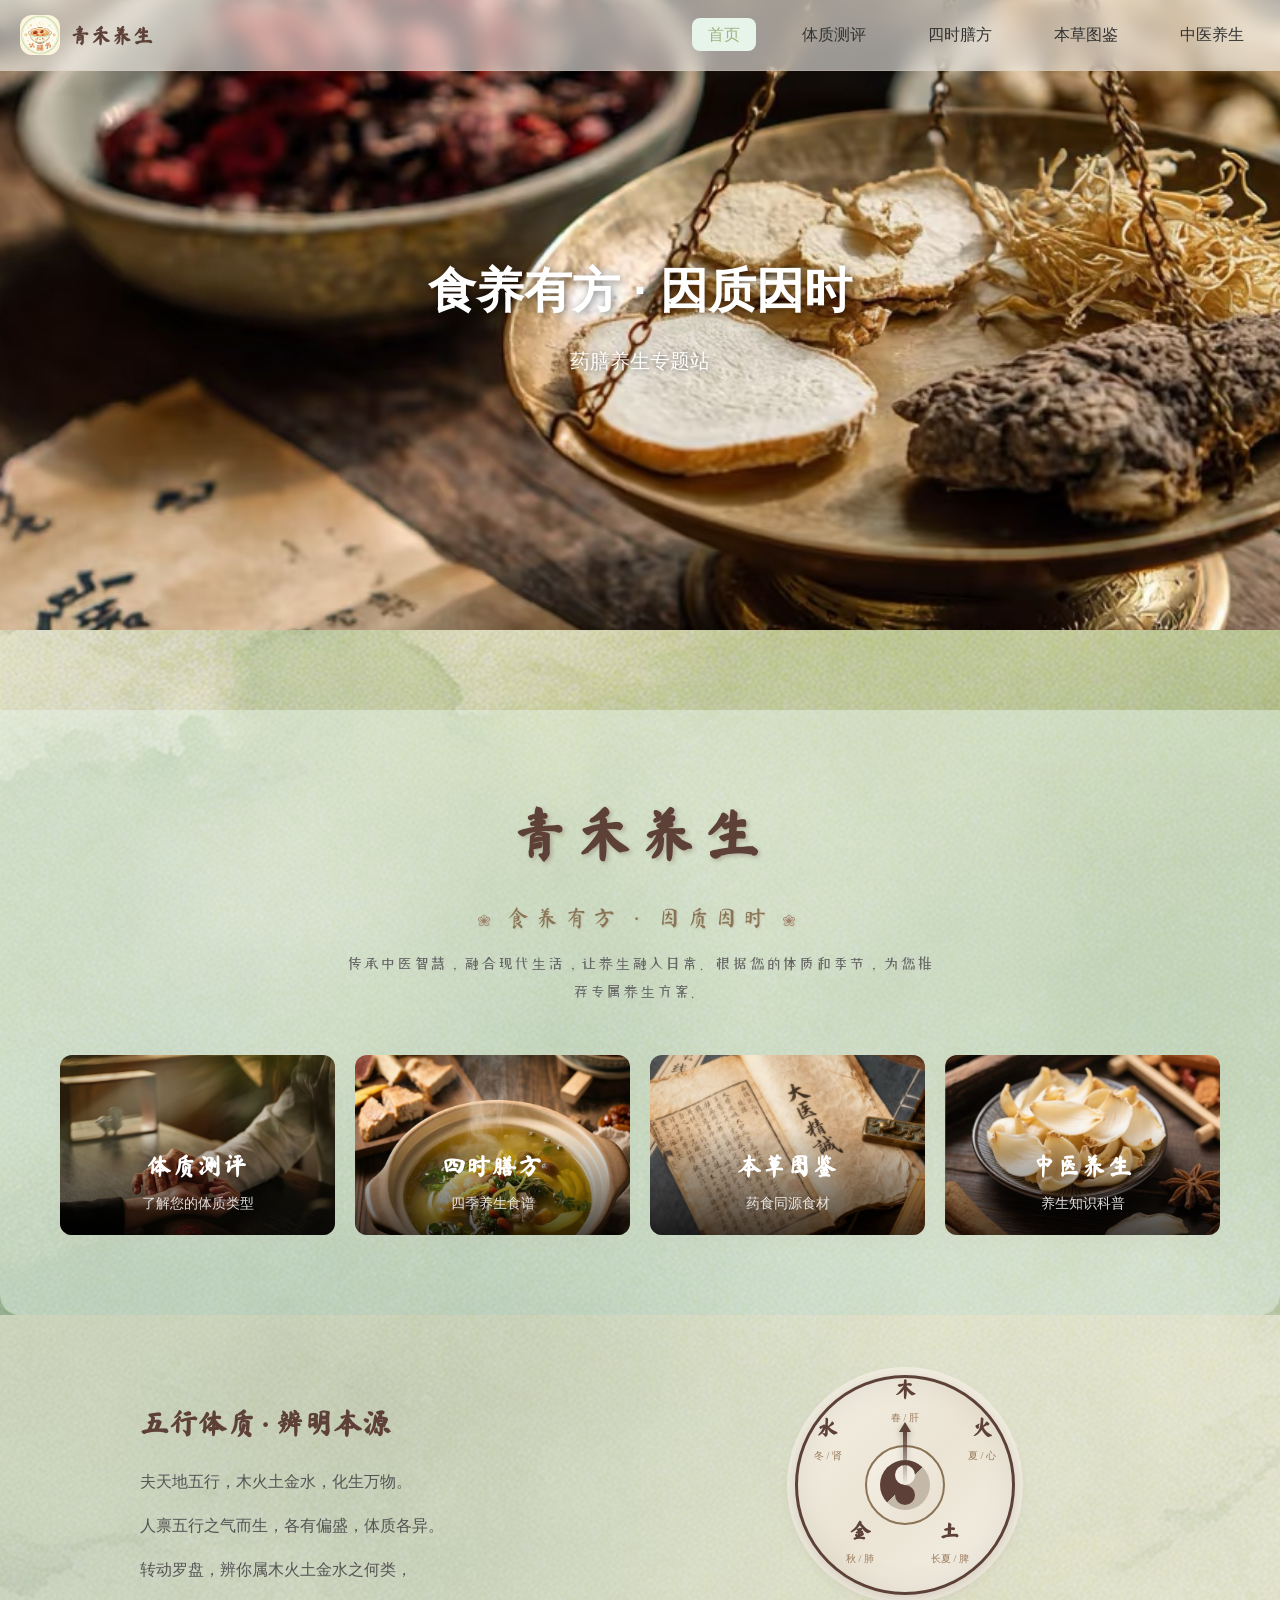
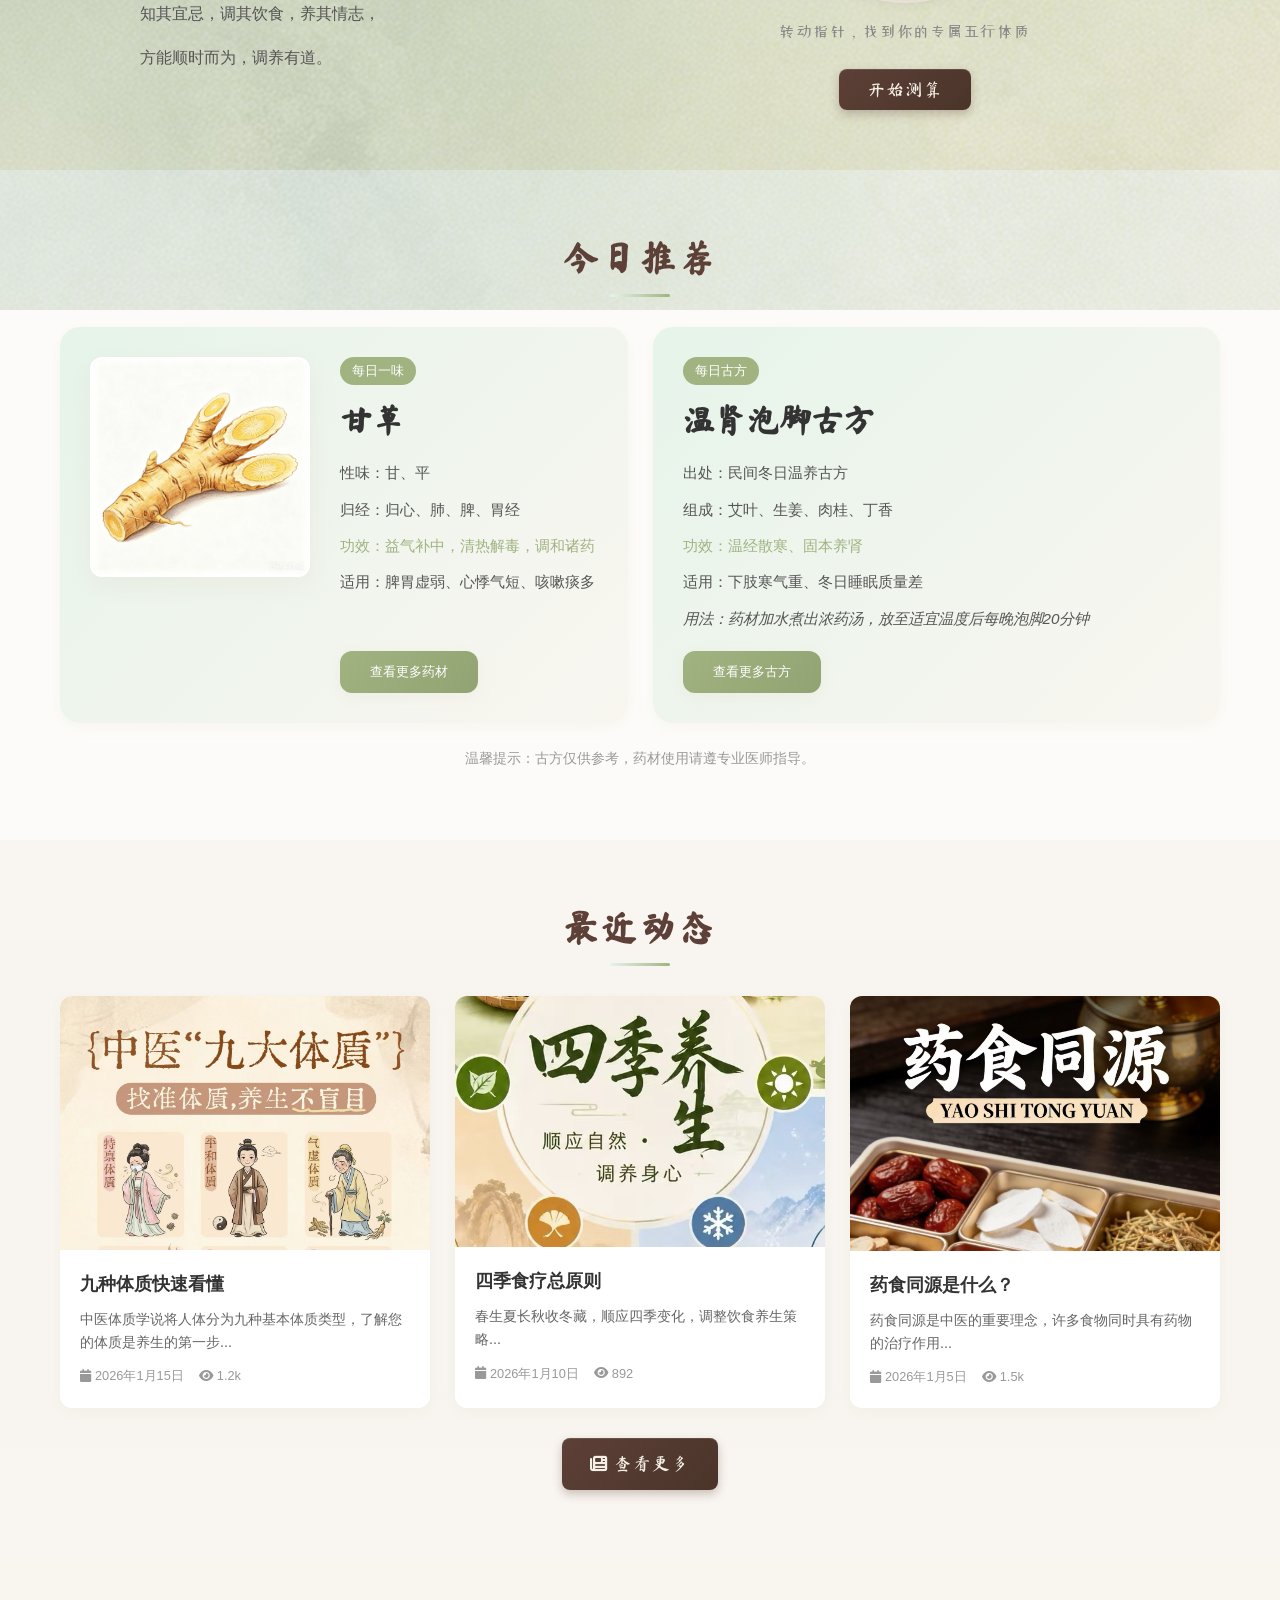
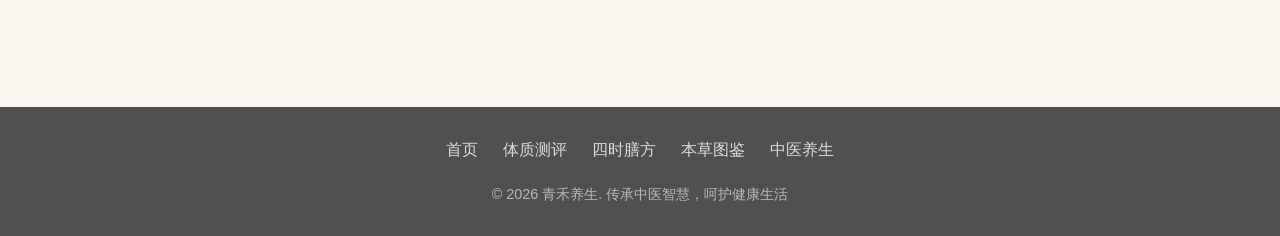
<file: index.html>
<!DOCTYPE html>
<html lang="zh-CN">
<head>
  <meta charset="UTF-8">
  <meta name="viewport" content="width=device-width, initial-scale=1.0">
  <title>青禾养生 - 新中式轻养生</title>
  <link rel="stylesheet" href="css/style.css">
  <link rel="stylesheet" href="https://cdnjs.cloudflare.com/ajax/libs/font-awesome/6.4.0/css/all.min.css">
</head>
<body>
  <header>
    <nav>
      <a href="index.html" class="logo">
        <div class="logo-icon">
          <img src="images/logo.png" alt="青禾养生" class="logo-image">
        </div>
        <span class="logo-text">青禾养生</span>
      </a>
      <ul class="nav-links">
        <li><a href="index.html" class="active">首页</a></li>
        <li><a href="test.html">体质测评</a></li>
        <li><a href="season-recipe.html">四时膳方</a></li>
        <li><a href="material.html">本草图鉴</a></li>
        <li><a href="class.html">中医养生</a></li>
      </ul>
      <div class="menu-toggle" onclick="toggleMenu()">
        <i class="fas fa-bars"></i>
      </div>
    </nav>
  </header>

  <section class="parallax-banner" id="parallax-banner">
    <div class="parallax-image-container" id="parallax-image-container">
      <img src="images/banner-parallax.jpg" alt="中药养生" class="parallax-image" id="parallax-image">
    </div>
    <div class="parallax-overlay">
      <h1 class="parallax-title">食养有方 · 因质因时</h1>
      <p class="parallax-subtitle">药膳养生专题站</p>
    </div>
  </section>

  <main>
    <section class="hero-section">
      <div class="container">
        <h1 class="hero-title">青禾养生</h1>
        <p class="slogan">食养有方 · 因质因时</p>
        <p class="hero-subtitle">传承中医智慧，融合现代生活，让养生融入日常。根据您的体质和季节，为您推荐专属养生方案。</p>
        
        <div class="entry-grid">
          <div class="entry-card" onclick="location.href='test.html'" style="background-image: url('images/Camera_XHS_17811757260801040g2sg31pv212bpn0e05pmghqenc2sh6irppf8_edit_866846368658354.jpg');">
            <div class="entry-overlay">
              <div class="entry-title">体质测评</div>
              <div class="entry-desc">了解您的体质类型</div>
            </div>
          </div>
          <div class="entry-card" onclick="location.href='season-recipe.html'" style="background-image: url('images/Camera_XHS_17811754920911040g2sg31fma528v7qb041unb9153vtq717rdg8_edit_866858013569290.jpg');">
            <div class="entry-overlay">
              <div class="entry-title">四时膳方</div>
              <div class="entry-desc">四季养生食谱</div>
            </div>
          </div>
          <div class="entry-card" onclick="location.href='material.html'" style="background-image: url('images/Camera_XHS_17811757091311040g2sg31obcnnpkks005q172gt39b5guaqadi8_edit_866853684655749.jpg');">
            <div class="entry-overlay">
              <div class="entry-title">本草图鉴</div>
              <div class="entry-desc">药食同源食材</div>
            </div>
          </div>
          <div class="entry-card" onclick="location.href='class.html'" style="background-image: url('images/Screenshot_20260611_193549_com.xingin.xhs\(2\).png');">
            <div class="entry-overlay">
              <div class="entry-title">中医养生</div>
              <div class="entry-desc">养生知识科普</div>
            </div>
          </div>
        </div>
      </div>
    </section>

    <!-- 五行体质罗盘入口 -->
    <section class="compass-section">
      <div class="container">
        <div class="compass-main">
          <div class="compass-text">
            <h3 class="compass-title">五行体质 · 辨明本源</h3>
            <p class="compass-paragraph">夫天地五行，木火土金水，化生万物。</p>
            <p class="compass-paragraph">人禀五行之气而生，各有偏盛，体质各异。</p>
            <p class="compass-paragraph">转动罗盘，辨你属木火土金水之何类，</p>
            <p class="compass-paragraph">知其宜忌，调其饮食，养其情志，</p>
            <p class="compass-paragraph">方能顺时而为，调养有道。</p>
          </div>
          <div class="compass-wrapper">
            <div class="compass" id="compass" onclick="spinCompass()">
              <div class="compass-outer">
                <div class="compass-directions">
                  <div class="direction-group" style="top: 10%; left: 50%; transform: translate(-50%, -50%);">
                    <span class="direction">木</span>
                    <span class="direction-label">春 / 肝</span>
                  </div>
                  <div class="direction-group" style="top: 28%; left: 86%; transform: translate(-50%, -50%);">
                    <span class="direction">火</span>
                    <span class="direction-label">夏 / 心</span>
                  </div>
                  <div class="direction-group" style="top: 76%; left: 71%; transform: translate(-50%, -50%);">
                    <span class="direction">土</span>
                    <span class="direction-label">长夏 / 脾</span>
                  </div>
                  <div class="direction-group" style="top: 76%; left: 29%; transform: translate(-50%, -50%);">
                    <span class="direction">金</span>
                    <span class="direction-label">秋 / 肺</span>
                  </div>
                  <div class="direction-group" style="top: 28%; left: 14%; transform: translate(-50%, -50%);">
                    <span class="direction">水</span>
                    <span class="direction-label">冬 / 肾</span>
                  </div>
                </div>
                <div class="compass-inner">
                  <div class="yin-yang"></div>
                </div>
                <div class="compass-pointer"></div>
              </div>
            </div>
            <p class="compass-hint">转动指针，找到你的专属五行体质</p>
            <button class="compass-btn" onclick="spinCompass()">
              <span>开始测算</span>
            </button>
          </div>
        </div>
      </div>
    </section>

    <section class="featured-section">
      <div class="container">
        <h2 class="section-title">今日推荐</h2>
        <div class="daily-recommend-grid">
          <div class="daily-herb-card" id="daily-herb-container">
            <div class="daily-herb-image">
              <img id="daily-herb-image" src="" alt="每日一味" />
            </div>
            <div class="daily-herb-content">
              <div class="daily-herb-badge">每日一味</div>
              <h3 class="daily-herb-name" id="daily-herb-name"></h3>
              <p class="daily-herb-nature" id="daily-herb-nature"></p>
              <p class="daily-herb-meridian" id="daily-herb-meridian"></p>
              <p class="daily-herb-efficacy" id="daily-herb-efficacy"></p>
              <p class="daily-herb-desc" id="daily-herb-desc"></p>
              <div class="daily-herb-action">
                <button class="btn btn-primary" onclick="location.href='material.html'">查看更多药材</button>
              </div>
            </div>
          </div>
          
          <div class="daily-herb-card daily-prescription-card" id="daily-prescription-card">
            <div class="daily-herb-content">
              <div class="daily-herb-badge">每日古方</div>
              <h3 class="daily-herb-name">梳头发不落方</h3>
              <p class="daily-herb-nature">出处：明代民间养发古方</p>
              <p class="daily-herb-meridian">组成：侧柏叶、榧子肉、胡桃肉</p>
              <p class="daily-herb-efficacy">功效：滋养头皮，固发防脱</p>
              <p class="daily-herb-desc">适用：头皮干涩、日常掉发、发质干枯</p>
              <p class="daily-herb-usage">用法：药材研粉擦敷头皮，或煎取药汁梳理发丝</p>
              <div class="daily-herb-action">
                <button class="btn btn-primary" onclick="location.href='season-recipe.html#ancient-section'">查看更多古方</button>
              </div>
            </div>
          </div>
        </div>
        <p class="daily-tip">温馨提示：古方仅供参考，药材使用请遵专业医师指导。</p>
      </div>
    </section>

    <section class="news-section">
      <div class="container">
        <h2 class="section-title">最近动态</h2>
        <div class="news-grid">
          <div class="news-card" onclick="location.href='class.html#article1'">
            <img src="images/2d6af03616a282093c67a5bdac94050d.jpg" class="news-image">
            <div class="news-content">
              <h3 class="news-title">九种体质快速看懂</h3>
              <p class="news-excerpt">中医体质学说将人体分为九种基本体质类型，了解您的体质是养生的第一步...</p>
              <div class="news-meta">
                <span><i class="fas fa-calendar"></i> 2026年1月15日</span>
                <span><i class="fas fa-eye"></i> 1.2k</span>
              </div>
            </div>
          </div>
          <div class="news-card" onclick="location.href='class.html#article2'">
            <img src="images/a0fcac641a7678298a910579997f693e.jpg" class="news-image">
            <div class="news-content">
              <h3 class="news-title">四季食疗总原则</h3>
              <p class="news-excerpt">春生夏长秋收冬藏，顺应四季变化，调整饮食养生策略...</p>
              <div class="news-meta">
                <span><i class="fas fa-calendar"></i> 2026年1月10日</span>
                <span><i class="fas fa-eye"></i> 892</span>
              </div>
            </div>
          </div>
          <div class="news-card" onclick="location.href='class.html#article3'">
            <img src="images/80c5297330ea97066cdf5f997228c787.jpg" class="news-image">
            <div class="news-content">
              <h3 class="news-title">药食同源是什么？</h3>
              <p class="news-excerpt">药食同源是中医的重要理念，许多食物同时具有药物的治疗作用...</p>
              <div class="news-meta">
                <span><i class="fas fa-calendar"></i> 2026年1月5日</span>
                <span><i class="fas fa-eye"></i> 1.5k</span>
              </div>
            </div>
          </div>
        </div>
        <div class="news-more">
          <a href="class.html" class="btn btn-secondary">
            <i class="fas fa-newspaper"></i> 查看更多
          </a>
        </div>
      </div>
    </section>
  </main>

  <footer>
    <div class="footer-content">
      <div class="footer-links">
        <a href="index.html">首页</a>
        <a href="test.html">体质测评</a>
        <a href="season-recipe.html">四时膳方</a>
        <a href="material.html">本草图鉴</a>
        <a href="class.html">中医养生</a>
      </div>
      <p class="footer-copyright">© 2026 青禾养生. 传承中医智慧，呵护健康生活</p>
    </div>
  </footer>

  <script src="js/main.js"></script>
  <script src="js/material.js"></script>
  <script src="js/animation.js"></script>
</body>
</html>
</file>
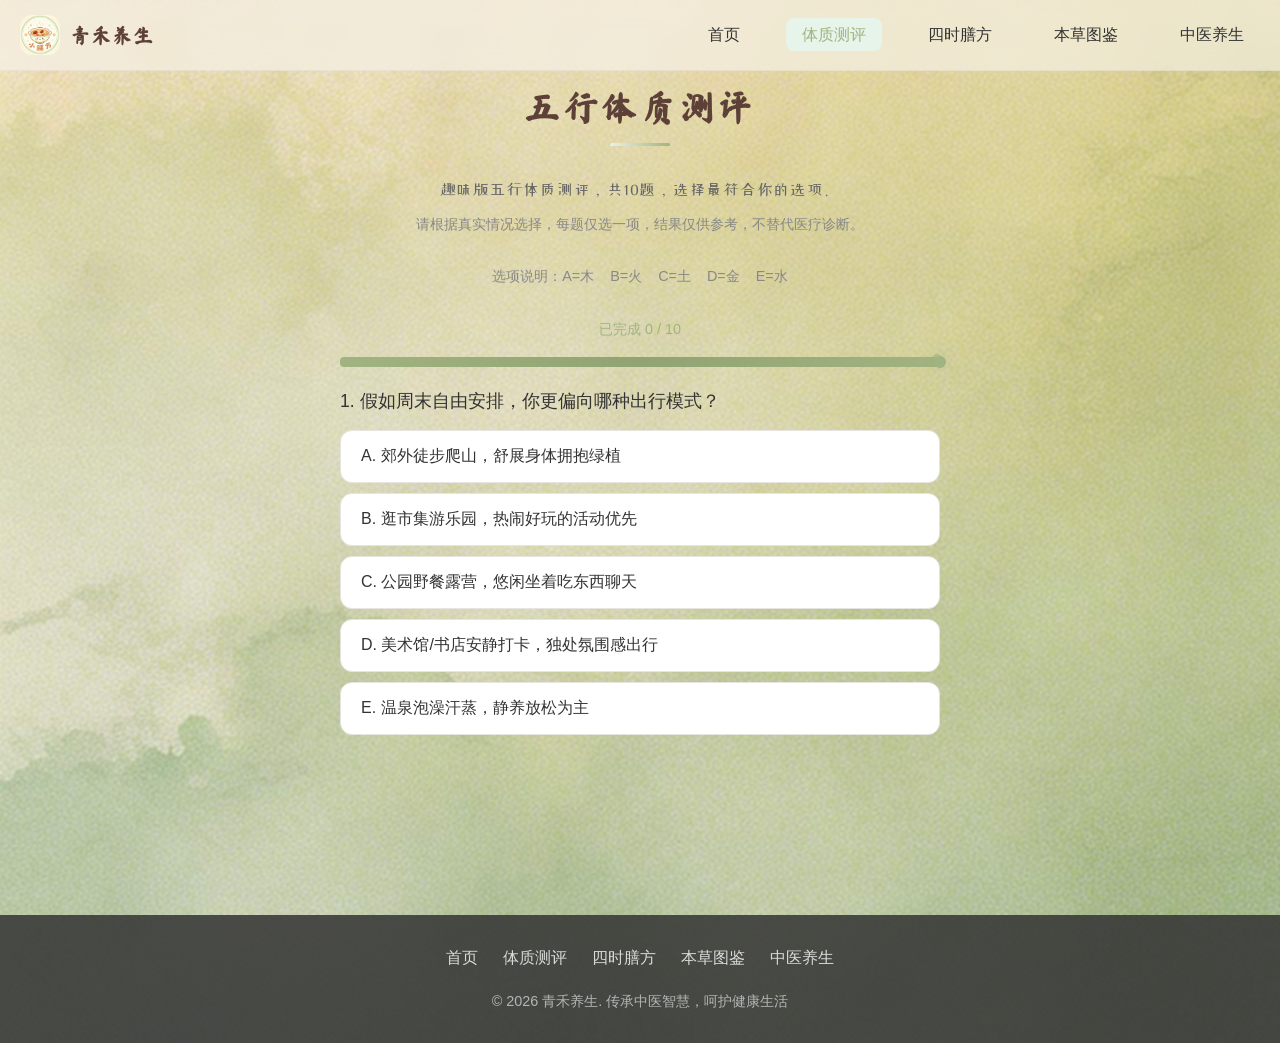
<file: test.html>
<!DOCTYPE html>
<html lang="zh-CN">
<head>
  <meta charset="UTF-8">
  <meta name="viewport" content="width=device-width, initial-scale=1.0">
  <title>体质测评 - 青禾养生</title>
  <link rel="stylesheet" href="css/style.css">
  <link rel="stylesheet" href="https://cdnjs.cloudflare.com/ajax/libs/font-awesome/6.4.0/css/all.min.css">
</head>
<body>
  <header>
    <nav>
      <a href="index.html" class="logo">
        <div class="logo-icon">
          <img src="images/logo.png" alt="青禾养生" class="logo-image">
        </div>
        <span class="logo-text">青禾养生</span>
      </a>
      <ul class="nav-links">
        <li><a href="index.html">首页</a></li>
        <li><a href="test.html" class="active">体质测评</a></li>
        <li><a href="season-recipe.html">四时膳方</a></li>
        <li><a href="material.html">本草图鉴</a></li>
        <li><a href="class.html">中医养生</a></li>
      </ul>
      <div class="menu-toggle" onclick="toggleMenu()">
        <i class="fas fa-bars"></i>
      </div>
    </nav>
  </header>

  <main>
    <div class="container">
      <h2 class="section-title">五行体质测评</h2>
      <p class="desc-text" style="margin-bottom: 10px;">趣味版五行体质测评，共10题，选择最符合你的选项。</p>
      <p style="text-align: center; color: #888; margin-bottom: 30px; font-size: 0.85rem;">请根据真实情况选择，每题仅选一项，结果仅供参考，不替代医疗诊断。</p>
      <p style="text-align: center; color: #888; margin-bottom: 30px; font-size: 0.9rem;">选项说明：A=木 &nbsp;&nbsp; B=火 &nbsp;&nbsp; C=土 &nbsp;&nbsp; D=金 &nbsp;&nbsp; E=水</p>
      
      <div id="test-container" class="test-section">
        <div id="progress-text" class="progress-text">已完成 0 / 10</div>
        <div class="progress-bar vine-style">
          <div id="progress-fill" class="progress-fill"></div>
        </div>
        
        <div class="question-card">
          <div class="question-title">1. 假如周末自由安排，你更偏向哪种出行模式？</div>
          <div class="options">
            <button class="option-btn" onclick="selectOption(0, 0)">A. 郊外徒步爬山，舒展身体拥抱绿植</button>
            <button class="option-btn" onclick="selectOption(0, 1)">B. 逛市集游乐园，热闹好玩的活动优先</button>
            <button class="option-btn" onclick="selectOption(0, 2)">C. 公园野餐露营，悠闲坐着吃东西聊天</button>
            <button class="option-btn" onclick="selectOption(0, 3)">D. 美术馆/书店安静打卡，独处氛围感出行</button>
            <button class="option-btn" onclick="selectOption(0, 4)">E. 温泉泡澡汗蒸，静养放松为主</button>
          </div>
        </div>

        <div class="question-card">
          <div class="question-title">2. 被朋友放鸽子后，你的第一反应是？</div>
          <div class="options">
            <button class="option-btn" onclick="selectOption(1, 0)">A. 越想越生气，忍不住反复纠结吐槽</button>
            <button class="option-btn" onclick="selectOption(1, 1)">B. 当场直接表达不满，情绪来得快消散也快</button>
            <button class="option-btn" onclick="selectOption(1, 2)">C. 默默理解对方，还会下意识替对方找理由</button>
            <button class="option-btn" onclick="selectOption(1, 3)">D. 表面平静，心里暗自疏远，很难再信任</button>
            <button class="option-btn" onclick="selectOption(1, 4)">E. 内心胡思乱想，担心是不是自己哪里出了问题</button>
          </div>
        </div>

        <div class="question-card">
          <div class="question-title">3. 换季的时候，你身体最容易中招的问题是？</div>
          <div class="options">
            <button class="option-btn" onclick="selectOption(2, 0)">A. 春天容易烦躁上火、眼睛干涩、胸口闷胀</button>
            <button class="option-btn" onclick="selectOption(2, 1)">B. 夏天心烦失眠、口腔溃疡、动不动燥热出汗</button>
            <button class="option-btn" onclick="selectOption(2, 2)">C. 梅雨季浑身沉重、肚子胀、拉肚子没胃口</button>
            <button class="option-btn" onclick="selectOption(2, 3)">D. 秋天嗓子干痒、干咳、皮肤起皮干燥</button>
            <button class="option-btn" onclick="selectOption(2, 4)">E. 冬天手脚冰凉、腰酸乏力、夜里频繁起夜</button>
          </div>
        </div>

        <div class="question-card">
          <div class="question-title">4. 追剧时，你最容易代入下面哪类主角人设？</div>
          <div class="options">
            <button class="option-btn" onclick="selectOption(3, 0)">A. 潇洒不羁、爱恨分明、一身傲骨的侠客型</button>
            <button class="option-btn" onclick="selectOption(3, 1)">B. 热情阳光、直来直去、永远热血冲动的少年型</button>
            <button class="option-btn" onclick="selectOption(3, 2)">C. 温柔顾家、稳重可靠、所有人的情绪调解员</button>
            <button class="option-btn" onclick="selectOption(3, 3)">D. 清冷理智、心思细腻、外冷内热的冷静派</button>
            <button class="option-btn" onclick="selectOption(3, 4)">E. 沉稳隐忍、心思缜密、深藏不露的城府型</button>
          </div>
        </div>

        <div class="question-card">
          <div class="question-title">5. 晚上躺在床上，你的入睡状态更接近？</div>
          <div class="options">
            <button class="option-btn" onclick="selectOption(4, 0)">A. 脑子里思绪乱飞，越想睡越清醒</button>
            <button class="option-btn" onclick="selectOption(4, 1)">B. 浑身燥热翻来覆去，心静不下来</button>
            <button class="option-btn" onclick="selectOption(4, 2)">C. 吃完晚饭昏昏沉沉，躺下很快就能犯困</button>
            <button class="option-btn" onclick="selectOption(4, 3)">D. 喉咙干痒干咳，反反复复影响入睡</button>
            <button class="option-btn" onclick="selectOption(4, 4)">E. 手脚冰凉捂不热，需要很久才能睡着</button>
          </div>
        </div>

        <div class="question-card">
          <div class="question-title">6. 奶茶饮品点单时，你的固定偏好是？</div>
          <div class="options">
            <button class="option-btn" onclick="selectOption(5, 0)">A. 青梅、柠檬等酸味果茶</button>
            <button class="option-btn" onclick="selectOption(5, 1)">B. 红茶、苦味咖啡、凉茶类</button>
            <button class="option-btn" onclick="selectOption(5, 2)">C. 芋泥、奶茶、甜品这类甜口饮品</button>
            <button class="option-btn" onclick="selectOption(5, 3)">D. 清爽辛香的花茶、润肺梨汤</button>
            <button class="option-btn" onclick="selectOption(5, 4)">E. 黑芝麻、黑糖、温补养生类热饮</button>
          </div>
        </div>

        <div class="question-card">
          <div class="question-title">7. 天生口味偏爱哪一类味道？</div>
          <div class="options">
            <button class="option-btn" onclick="selectOption(6, 0)">A. 酸味</button>
            <button class="option-btn" onclick="selectOption(6, 1)">B. 苦味</button>
            <button class="option-btn" onclick="selectOption(6, 2)">C. 甘甜味</button>
            <button class="option-btn" onclick="selectOption(6, 3)">D. 辛香辛辣味</button>
            <button class="option-btn" onclick="selectOption(6, 4)">E. 咸鲜味</button>
          </div>
        </div>

        <div class="question-card">
          <div class="question-title">8. 运动过后你的出汗状态是？</div>
          <div class="options">
            <button class="option-btn" onclick="selectOption(7, 0)">A. 紧张或者运动后，腋下、肋骨附近出汗最多</button>
            <button class="option-btn" onclick="selectOption(7, 1)">B. 稍微一动就满头大汗，浑身汗液旺盛</button>
            <button class="option-btn" onclick="selectOption(7, 2)">C. 出汗黏腻发黄，出汗之后身体更加疲惫沉重</button>
            <button class="option-btn" onclick="selectOption(7, 3)">D. 几乎很少出汗，皮肤常年偏干</button>
            <button class="option-btn" onclick="selectOption(7, 4)">E. 只有手脚会出冷汗，身上很少出汗</button>
          </div>
        </div>

        <div class="question-card">
          <div class="question-title">9. 美食面前，你的肠胃属于哪种类型？</div>
          <div class="options">
            <button class="option-btn" onclick="selectOption(8, 0)">A. 生气郁闷之后立刻便秘、肚子胀气</button>
            <button class="option-btn" onclick="selectOption(8, 1)">B. 爱吃辣就上火，大便经常干结不通</button>
            <button class="option-btn" onclick="selectOption(8, 2)">C. 稍微吃一点生冷油腻，就拉肚子大便稀软</button>
            <button class="option-btn" onclick="selectOption(8, 3)">D. 气候干燥就便秘，排便十分干涩</button>
            <button class="option-btn" onclick="selectOption(8, 4)">E. 小便清长次数多，大便常年不成形</button>
          </div>
        </div>

        <div class="question-card">
          <div class="question-title">10. 素颜状态下，你的肤色更接近？</div>
          <div class="options">
            <button class="option-btn" onclick="selectOption(9, 0)">A. 面色青白，容易因为生气脸色发青</button>
            <button class="option-btn" onclick="selectOption(9, 1)">B. 面色偏红，很容易脸红、爆痘泛红</button>
            <button class="option-btn" onclick="selectOption(9, 2)">C. 面色发黄暗沉，看着总没有气色</button>
            <button class="option-btn" onclick="selectOption(9, 3)">D. 肤色偏白干燥，缺少血色</button>
            <button class="option-btn" onclick="selectOption(9, 4)">E. 面色暗沉偏黑，没有光泽</button>
          </div>
        </div>

        <div style="text-align: center; margin-top: 30px;">
          <button id="prev-btn" class="btn btn-secondary" onclick="goToQuestion(currentQuestionIndex - 1)" style="display: none;">
            <i class="fas fa-arrow-left"></i> 上一题
          </button>
        </div>
      </div>

      <div id="result-container" style="display: none;" class="test-section"></div>
    </div>
  </main>

  <footer>
    <div class="footer-content">
      <div class="footer-links">
        <a href="index.html">首页</a>
        <a href="test.html">体质测评</a>
        <a href="season-recipe.html">四时膳方</a>
        <a href="material.html">本草图鉴</a>
        <a href="class.html">中医养生</a>
      </div>
      <p class="footer-copyright">© 2026 青禾养生. 传承中医智慧，呵护健康生活</p>
    </div>
  </footer>

  <script src="js/recipe.js"></script>
  <script src="js/test.js"></script>
  <script src="js/animation.js"></script>
</body>
</html>
</file>
<file: css/style.css>
@import url('https://fonts.googleapis.com/css2?family=Ma+Shan+Zheng&family=ZCOOL+XiaoWei&display=swap');

:root {
  --primary-color: #e6f4ea;
  --secondary-color: #f9f6f0;
  --accent-color: #d9c7b8;
  --text-color: #333333;
  --text-light: #666666;
  --border-color: #e8e4df;
  --shadow-light: 0 4px 15px rgba(217, 199, 184, 0.15);
  --shadow-medium: 0 8px 25px rgba(217, 199, 184, 0.2);
  --radius-sm: 8px;
  --radius-md: 12px;
  --radius-lg: 20px;
}

* {
  margin: 0;
  padding: 0;
  box-sizing: border-box;
}

html {
  scroll-behavior: smooth;
}

body {
  font-family: 'PingFang SC', 'Microsoft YaHei', 'Helvetica Neue', Arial, sans-serif;
  background-color: var(--secondary-color);
  background-image: url('../images/Camera_XHS_17811838918871040g008316tij23c3m104a354l6fivsi1bsgoko_edit_872786925167864 copy.jpg');
  background-size: cover;
  background-position: center;
  background-attachment: fixed;
  background-repeat: no-repeat;
  color: var(--text-color);
  line-height: 1.6;
  min-height: 100vh;
}

.container {
  max-width: 1200px;
  margin: 0 auto;
  padding: 0 20px;
}

header {
  position: fixed;
  top: 0;
  left: 0;
  right: 0;
  z-index: 1000;
  background: rgba(249, 246, 240, 0.6);
  backdrop-filter: blur(10px);
  border-bottom: 1px solid rgba(217, 199, 184, 0.3);
}

nav {
  display: flex;
  justify-content: space-between;
  align-items: center;
  padding: 15px 20px;
}

.logo {
  display: flex;
  align-items: center;
  text-decoration: none;
  color: var(--text-color);
}

.logo-icon {
  width: 40px;
  height: 40px;
  border-radius: var(--radius-md);
  display: flex;
  align-items: center;
  justify-content: center;
  margin-right: 10px;
  overflow: hidden;
}

.logo-image {
  width: 100%;
  height: 100%;
  object-fit: cover;
}

.logo-text {
  font-size: 1.25rem;
  font-weight: 600;
  font-family: 'Ma Shan Zheng', 'ZCOOL XiaoWei', cursive;
  color: #5d4037;
  letter-spacing: 0.05em;
}

.nav-links {
  display: flex;
  list-style: none;
  gap: 30px;
}

.nav-links a {
  text-decoration: none;
  color: var(--text-color);
  font-weight: 500;
  padding: 8px 16px;
  border-radius: var(--radius-sm);
  transition: all 0.3s ease;
}

.nav-links a:hover,
.nav-links a.active {
  background-color: var(--primary-color);
  color: #A1B380;
}

.menu-toggle {
  display: none;
  font-size: 24px;
  cursor: pointer;
}

main {
  margin-top: 80px;
  padding-bottom: 100px;
}

.parallax-banner {
  position: relative;
  width: 100%;
  height: 60vh;
  overflow: hidden;
}

.parallax-image-container {
  position: relative;
  width: 100%;
  height: 130%;
  overflow: hidden;
}

.parallax-image {
  width: 100%;
  height: 100%;
  object-fit: cover;
  object-position: center;
}

.parallax-overlay {
  position: absolute;
  top: 50%;
  left: 50%;
  transform: translate(-50%, -50%);
  text-align: center;
  color: white;
  z-index: 10;
  padding: 20px;
}

.parallax-title {
  font-size: 3rem;
  margin-bottom: 15px;
  text-shadow: 2px 2px 8px rgba(0, 0, 0, 0.5);
  font-weight: 600;
}

.parallax-subtitle {
  font-size: 1.25rem;
  text-shadow: 1px 1px 6px rgba(0, 0, 0, 0.5);
  opacity: 0.95;
}

@media (max-width: 768px) {
  .parallax-banner {
    height: 50vh;
  }
  
  .parallax-title {
    font-size: 2rem;
  }
  
  .parallax-subtitle {
    font-size: 1rem;
  }
}

.carousel-section {
  padding: 20px;
  background: var(--secondary-color);
}

.carousel-container {
  position: relative;
  max-width: 1200px;
  margin: 0 auto;
  height: 400px;
  border-radius: var(--radius-md);
  overflow: hidden;
  box-shadow: var(--shadow-medium);
}

.carousel-wrapper {
  display: flex;
  transition: transform 0.5s ease-in-out;
  height: 100%;
}

.carousel-slide {
  flex: 0 0 100%;
  height: 100%;
}

.carousel-image {
  width: 100%;
  height: 100%;
  object-fit: cover;
}

.carousel-prev,
.carousel-next {
  position: absolute;
  top: 50%;
  transform: translateY(-50%);
  background: rgba(255, 255, 255, 0.85);
  border: none;
  border-radius: 50%;
  width: 45px;
  height: 45px;
  display: flex;
  align-items: center;
  justify-content: center;
  cursor: pointer;
  font-size: 18px;
  color: #A1B380;
  transition: all 0.3s ease;
  z-index: 10;
}

.carousel-prev:hover,
.carousel-next:hover {
  background: rgba(255, 255, 255, 1);
  transform: translateY(-50%) scale(1.1);
}

.carousel-prev {
  left: 15px;
}

.carousel-next {
  right: 15px;
}

.carousel-dots {
  position: absolute;
  bottom: 20px;
  left: 50%;
  transform: translateX(-50%);
  display: flex;
  gap: 12px;
  z-index: 10;
}

.dot {
  width: 12px;
  height: 12px;
  border-radius: 50%;
  background: rgba(255, 255, 255, 0.6);
  cursor: pointer;
  transition: all 0.3s ease;
}

.dot.active {
  background: #A1B380;
  transform: scale(1.2);
}

@media (max-width: 768px) {
  .carousel-container {
    height: 220px;
  }
  
  .carousel-prev,
  .carousel-next {
    width: 35px;
    height: 35px;
    font-size: 14px;
  }
  
  .dot {
    width: 10px;
    height: 10px;
  }
}

/* 五行体质罗盘入口 */
.compass-section {
  padding: 60px 20px;
  background: rgba(255, 248, 230, 0.5);
}

.compass-main {
  display: flex;
  align-items: center;
  justify-content: center;
  gap: 60px;
  max-width: 1000px;
  margin: 0 auto;
}

.compass-text {
  flex: 1;
  text-align: left;
}

.compass-title {
  font-family: 'Ma Shan Zheng', 'ZCOOL XiaoWei', cursive;
  font-size: 1.8rem;
  color: #5d4037;
  font-weight: bold;
  margin-bottom: 20px;
}

.compass-paragraph {
  font-family: 'Noto Serif SC', 'STSong', 'SimSun', serif;
  font-size: 1rem;
  color: #555;
  line-height: 2;
  margin-bottom: 12px;
}

.compass-wrapper {
  flex: 1;
  display: flex;
  flex-direction: column;
  align-items: center;
  gap: 25px;
}

.compass {
  width: 220px;
  height: 220px;
  cursor: pointer;
  position: relative;
  transition: transform 0.3s ease;
}

.compass:hover {
  transform: rotate(15deg);
}

.compass.spinning {
  animation: compassSpin 2s ease-out;
}

@keyframes compassSpin {
  from { transform: rotate(0deg); }
  to { transform: rotate(1080deg); }
}

.compass-outer {
  width: 100%;
  height: 100%;
  border-radius: 50%;
  background: linear-gradient(135deg, #f5f0e6 0%, #ebe4d4 50%, #f5f0e6 100%);
  border: 3px solid #5d4037;
  box-shadow: 
    inset 0 0 30px rgba(93, 64, 55, 0.1),
    0 4px 15px rgba(93, 64, 55, 0.2),
    0 0 0 8px rgba(245, 240, 230, 0.8);
  position: relative;
}

.compass-directions {
  position: absolute;
  width: 100%;
  height: 100%;
}

.direction-group {
  position: absolute;
  display: flex;
  flex-direction: column;
  align-items: center;
}

.direction {
  font-family: 'Ma Shan Zheng', cursive;
  font-size: 1.3rem;
  color: #5d4037;
  font-weight: bold;
}

.direction-label {
  font-family: 'Noto Serif SC', 'STSong', 'SimSun', serif;
  font-size: 0.65rem;
  color: #9a7b5c;
  margin-top: 4px;
  white-space: nowrap;
}

.compass-inner {
  position: absolute;
  top: 50%;
  left: 50%;
  transform: translate(-50%, -50%);
  width: 80px;
  height: 80px;
  border-radius: 50%;
  background: linear-gradient(135deg, #f5f0e6, #e8e0d0);
  border: 2px solid #8b7355;
  display: flex;
  align-items: center;
  justify-content: center;
}

.yin-yang {
  width: 50px;
  height: 50px;
  border-radius: 50%;
  background: linear-gradient(135deg, #5d4037 50%, #c4b8a8 50%);
  position: relative;
}

.yin-yang::before {
  content: '';
  position: absolute;
  width: 20px;
  height: 20px;
  background: #f5f0e6;
  border-radius: 50%;
  top: 5px;
  left: 50%;
  transform: translateX(-50%);
}

.yin-yang::after {
  content: '';
  position: absolute;
  width: 20px;
  height: 20px;
  background: #5d4037;
  border-radius: 50%;
  bottom: 5px;
  left: 50%;
  transform: translateX(-50%);
}

.compass-pointer {
  position: absolute;
  top: 50%;
  left: 50%;
  width: 4px;
  height: 55px;
  background: linear-gradient(to top, transparent, #5d4037);
  transform-origin: bottom center;
  transform: translate(-50%, -100%) rotate(0deg);
  border-radius: 2px;
  filter: drop-shadow(0 2px 3px rgba(0,0,0,0.3));
  transition: transform 0.5s ease;
  z-index: 5;
}

.compass-pointer::before {
  content: '';
  position: absolute;
  top: -8px;
  left: 50%;
  transform: translateX(-50%);
  width: 0;
  height: 0;
  border-left: 6px solid transparent;
  border-right: 6px solid transparent;
  border-bottom: 10px solid #5d4037;
}

.compass:hover .compass-pointer {
  transform: translate(-50%, -100%) rotate(10deg);
}

.compass-hint {
  font-family: 'ZCOOL XiaoWei', serif;
  font-size: 0.95rem;
  color: #888;
  letter-spacing: 0.05em;
}

.compass-btn {
  font-size: 1.3rem;
  padding: 12px 35px;
  letter-spacing: 0.1em;
}

@media (max-width: 800px) {
  .compass-main {
    flex-direction: column;
    gap: 40px;
  }
  
  .compass-text {
    text-align: center;
  }
  
  .compass-title {
    font-size: 1.5rem;
  }
  
  .compass-paragraph {
    font-size: 0.9rem;
  }
}
  box-shadow: 
    0 4px 10px rgba(93, 64, 55, 0.3),
    inset 0 1px 0 rgba(255,255,255,0.1);
  transition: all 0.3s ease;
}

/* 响应�?*/
@media (max-width: 768px) {
  .compass-section {
    padding: 40px 15px;
  }
  
  .compass {
    width: 180px;
    height: 180px;
  }
  
  .compass-inner {
    width: 65px;
    height: 65px;
  }
  
  .yin-yang {
    width: 40px;
    height: 40px;
  }
  
  .yin-yang::before,
  .yin-yang::after {
    width: 16px;
    height: 16px;
  }
  
  .compass-pointer {
    height: 42px;
    width: 3px;
  }
  
  .compass-pointer::before {
    border-left-width: 5px;
    border-right-width: 5px;
    border-bottom-width: 8px;
    top: -6px;
  }
  
  .compass-hint {
    font-size: 0.85rem;
  }
  
  .compass-btn {
    font-size: 1.1rem;
    padding: 10px 28px;
  }
}

.hero-section {
  background: rgba(230, 244, 234, 0.5);
  padding: 80px 20px;
  text-align: center;
  border-radius: 0 0 var(--radius-lg) var(--radius-lg);
}

.hero-title {
  font-size: 3.5rem;
  margin-bottom: 20px;
  font-family: 'Ma Shan Zheng', 'ZCOOL XiaoWei', cursive;
  letter-spacing: 0.15em;
  color: #5d4037;
  text-shadow: 2px 2px 4px rgba(93, 64, 55, 0.3);
  position: relative;
}

.hero-title::before,
.hero-title::after {
  content: '�?;
  font-size: 1rem;
  color: #8b7355;
  position: absolute;
  top: 50%;
  transform: translateY(-50%);
}

.hero-title::before {
  left: -30px;
}

.hero-title::after {
  right: -30px;
}

.hero-subtitle {
  font-size: 0.95rem;
  color: var(--text-light);
  margin-bottom: 40px;
  max-width: 600px;
  margin-left: auto;
  margin-right: auto;
  font-family: 'ZCOOL XiaoWei', serif;
  letter-spacing: 0.05em;
  line-height: 1.8;
}

/* 统一描述文字样式 */
.desc-text {
  font-family: 'ZCOOL XiaoWei', serif;
  font-size: 0.95rem;
  color: var(--text-light);
  letter-spacing: 0.05em;
  line-height: 1.8;
  text-align: center;
}

.btn {
  display: inline-block;
  padding: 12px 30px;
  border-radius: var(--radius-md);
  text-decoration: none;
  font-weight: 500;
  transition: all 0.3s ease;
  border: none;
  cursor: pointer;
}

.btn-primary {
  background: linear-gradient(135deg, #A1B380, #92A373);
  color: white;
  box-shadow: var(--shadow-light);
}

.btn-primary:hover {
  transform: translateY(-2px);
  box-shadow: var(--shadow-medium);
}

/* 原有按钮样式 - 今日推荐区域使用 */
.btn-primary {
  background: linear-gradient(135deg, #A1B380, #92A373);
  color: white;
  box-shadow: var(--shadow-light);
}

.btn-primary:hover {
  transform: translateY(-2px);
  box-shadow: var(--shadow-medium);
}

/* 古风按钮样式 - 用于上一题、重新测试、开始测算等按钮 */
.btn-secondary,
.compass-btn,
.gu-btn {
  font-family: 'Ma Shan Zheng', cursive;
  font-size: 1.1rem;
  color: #f5f0e6;
  background: linear-gradient(135deg, #5d4037, #4a3429);
  border: none;
  padding: 12px 28px;
  border-radius: 8px;
  cursor: pointer;
  letter-spacing: 0.05em;
  box-shadow: 
    0 4px 10px rgba(93, 64, 55, 0.3),
    inset 0 1px 0 rgba(255,255,255,0.1);
  transition: all 0.3s ease;
  position: relative;
  overflow: hidden;
}

.btn-secondary::before,
.compass-btn::before,
.gu-btn::before {
  content: '';
  position: absolute;
  top: 0;
  left: -100%;
  width: 100%;
  height: 100%;
  background: linear-gradient(90deg, 
    transparent 0%, 
    rgba(255, 250, 230, 0.15) 50%, 
    transparent 100%);
  transition: left 0.5s ease;
}

.btn-secondary:hover,
.compass-btn:hover,
.gu-btn:hover {
  background: linear-gradient(135deg, #6d4c3d, #5a4035);
  transform: translateY(-2px);
  box-shadow: 0 6px 15px rgba(93, 64, 55, 0.4);
}

.btn-secondary:hover::before,
.compass-btn:hover::before,
.gu-btn:hover::before {
  left: 100%;
}

.btn-secondary:active,
.compass-btn:active,
.gu-btn:active {
  transform: translateY(0);
}

/* 古风按钮装饰角 */
.btn-secondary::after,
.compass-btn::after,
.gu-btn::after {
  content: '';
  position: absolute;
  top: 2px;
  left: 2px;
  right: 2px;
  bottom: 2px;
  border: 1px solid rgba(255, 250, 230, 0.1);
  border-radius: 6px;
  pointer-events: none;
}

.card {
  background: white;
  border-radius: var(--radius-md);
  padding: 25px;
  box-shadow: var(--shadow-light);
  transition: all 0.3s ease;
  border: 1px solid var(--border-color);
}

.card:hover {
  transform: translateY(-5px);
  box-shadow: var(--shadow-medium);
}

.card-title {
  font-size: 1.25rem;
  margin-bottom: 15px;
  color: var(--text-color);
}

.card-desc {
  color: var(--text-light);
  line-height: 1.8;
}

.feature-grid {
  display: grid;
  grid-template-columns: repeat(auto-fit, minmax(280px, 1fr));
  gap: 25px;
  margin-top: 50px;
}

.section-title {
  text-align: center;
  font-size: 2.2rem;
  margin-bottom: 40px;
  position: relative;
  font-family: 'Ma Shan Zheng', 'ZCOOL XiaoWei', cursive;
  letter-spacing: 0.1em;
  color: #5d4037;
}

.section-title::after {
  content: '';
  position: absolute;
  bottom: -10px;
  left: 50%;
  transform: translateX(-50%);
  width: 60px;
  height: 3px;
  background: linear-gradient(90deg, var(--primary-color), #A1B380);
  border-radius: 2px;
}

.featured-section {
  padding: 60px 20px;
  background: rgba(255, 255, 255, 0.6);
}

.daily-recommend-grid {
  display: grid;
  grid-template-columns: repeat(2, 1fr);
  gap: 25px;
  justify-content: center;
  max-width: 1200px;
  margin: 40px auto 0;
}

.daily-herb-card {
  display: flex;
  gap: 30px;
  background: linear-gradient(135deg, var(--primary-color), var(--secondary-color));
  border-radius: var(--radius-lg);
  padding: 30px;
  box-shadow: var(--shadow-light);
}

.daily-tip {
  text-align: center;
  font-size: 0.85rem;
  color: #999;
  margin-top: 25px;
  padding-bottom: 10px;
}

.daily-herb-image {
  flex-shrink: 0;
  width: 220px;
  height: 220px;
  border-radius: var(--radius-md);
  overflow: hidden;
  border: 3px solid white;
  box-shadow: var(--shadow-medium);
}

.daily-herb-image img {
  width: 100%;
  height: 100%;
  object-fit: cover;
}

.daily-herb-content {
  flex: 1;
  display: flex;
  flex-direction: column;
}

.daily-herb-badge {
  display: inline-block;
  background: #A1B380;
  color: white;
  padding: 4px 12px;
  border-radius: 20px;
  font-size: 0.8rem;
  margin-bottom: 10px;
  align-self: flex-start;
}

.daily-herb-name {
  font-family: 'Ma Shan Zheng', 'ZCOOL XiaoWei', cursive;
  font-size: 2rem;
  color: var(--text-color);
  margin-bottom: 15px;
}

.daily-herb-nature,
.daily-herb-meridian,
.daily-herb-efficacy,
.daily-herb-desc,
.daily-herb-usage {
  font-size: 0.95rem;
  color: #555;
  line-height: 1.6;
  margin-bottom: 12px;
}

.daily-herb-efficacy {
  color: #A1B380;
  font-weight: 500;
}

.daily-herb-desc {
  flex: 1;
}

.daily-herb-usage {
  font-style: italic;
  margin-bottom: 20px;
}

.daily-herb-action {
  align-self: flex-start;
}

@media (max-width: 900px) {
  .daily-recommend-grid {
    grid-template-columns: 1fr;
  }
  
  .daily-herb-card {
    flex-direction: column;
    align-items: center;
    text-align: center;
  }
  
  .daily-herb-image {
    width: 180px;
    height: 180px;
  }
  
  .daily-herb-name {
    font-size: 1.5rem;
  }
  
  .daily-herb-badge {
    align-self: center;
  }
  
  .daily-herb-action {
    align-self: center;
  }
}

.news-section {
  padding: 60px 20px;
  background: rgba(249, 246, 240, 0.6);
}

.news-grid {
  display: grid;
  grid-template-columns: repeat(auto-fit, minmax(320px, 1fr));
  gap: 25px;
  margin-top: 40px;
}

.news-card {
  background: white;
  border-radius: var(--radius-md);
  overflow: hidden;
  box-shadow: var(--shadow-light);
  cursor: pointer;
  transition: all 0.3s ease;
}

.news-card:hover {
  transform: translateY(-5px);
  box-shadow: var(--shadow-medium);
}

.news-image {
  width: 100%;
  height: auto;
  display: block;
}

.news-content {
  padding: 20px;
}

.news-title {
  font-size: 1.1rem;
  font-weight: 600;
  margin-bottom: 10px;
  color: var(--text-color);
}

.news-excerpt {
  font-size: 0.9rem;
  color: var(--text-light);
  line-height: 1.6;
  margin-bottom: 12px;
  display: -webkit-box;
  -webkit-line-clamp: 2;
  -webkit-box-orient: vertical;
  overflow: hidden;
}

.news-meta {
  display: flex;
  gap: 15px;
  font-size: 0.8rem;
  color: #999;
}

.news-meta span {
  display: flex;
  align-items: center;
  gap: 4px;
}

.news-more {
  text-align: center;
  margin-top: 30px;
}

footer {
  background: rgba(51, 51, 51, 0.85);
  color: white;
  text-align: center;
  padding: 30px 20px;
  margin-top: 50px;
}

.footer-content {
  max-width: 1200px;
  margin: 0 auto;
}

.footer-links {
  display: flex;
  justify-content: center;
  gap: 25px;
  margin-bottom: 20px;
}

.footer-links a {
  color: rgba(255, 255, 255, 0.8);
  text-decoration: none;
  transition: color 0.3s ease;
}

.footer-links a:hover {
  color: var(--primary-color);
}

.footer-copyright {
  color: rgba(255, 255, 255, 0.6);
  font-size: 0.9rem;
}

.test-section {
  max-width: 600px;
  margin: 0 auto;
}

.question-card {
  margin-bottom: 20px;
}

.question-title {
  font-size: 1.1rem;
  margin-bottom: 15px;
  color: var(--text-color);
}

.options {
  display: flex;
  flex-direction: column;
  gap: 10px;
}

.option-btn {
  padding: 15px 20px;
  background: white;
  border: 1px solid var(--border-color);
  border-radius: var(--radius-md);
  text-align: left;
  cursor: pointer;
  transition: all 0.5s ease;
  font-size: 1rem;
  color: var(--text-color);
  position: relative;
  overflow: hidden;
}

.option-btn:hover {
  border-color: var(--primary-color);
  background: var(--primary-color);
}

/* 选中状态：淡茶色底色 + 轻微内缩 */
.option-btn.selected {
  border-color: #A1B380;
  background: rgba(210, 180, 140, 0.25);
  transform: scale(0.97);
  box-shadow: inset 0 0 0 1px rgba(161, 179, 128, 0.3);
}

/* 茶水涟漪扩散效果 */
.option-btn.tea-ripple::before {
  content: '';
  position: absolute;
  top: 50%;
  left: 50%;
  width: 0;
  height: 0;
  background: radial-gradient(circle, rgba(210, 180, 140, 0.4) 0%, rgba(210, 180, 140, 0.1) 50%, transparent 70%);
  border-radius: 50%;
  transform: translate(-50%, -50%);
  animation: teaRippleExpand 0.6s ease-out forwards;
  z-index: 0;
  pointer-events: none;
}

.option-btn.tea-ripple > * {
  position: relative;
  z-index: 1;
}

@keyframes teaRippleExpand {
  0% {
    width: 0;
    height: 0;
    opacity: 1;
  }
  100% {
    width: 300%;
    height: 300%;
    opacity: 0;
  }
}

/* 题目切换动画 */
.question-card {
  margin-bottom: 20px;
  animation-duration: 0.4s;
  animation-fill-mode: forwards;
}

.question-card.slide-out-left {
  animation: slideOutLeft 0.4s ease-in forwards;
}

.question-card.slide-out-right {
  animation: slideOutRight 0.4s ease-in forwards;
}

.question-card.slide-in-right {
  animation: slideInRight 0.4s ease-out forwards;
}

.question-card.slide-in-left {
  animation: slideInLeft 0.4s ease-out forwards;
}

@keyframes slideOutLeft {
  0% {
    transform: translateX(0);
    opacity: 1;
  }
  100% {
    transform: translateX(50px);
    opacity: 0;
  }
}

@keyframes slideOutRight {
  0% {
    transform: translateX(0);
    opacity: 1;
  }
  100% {
    transform: translateX(-50px);
    opacity: 0;
  }
}

@keyframes slideInLeft {
  0% {
    transform: translateX(50px);
    opacity: 0;
  }
  100% {
    transform: translateX(0);
    opacity: 1;
  }
}

@keyframes slideInRight {
  0% {
    transform: translateX(-50px);
    opacity: 0;
  }
  100% {
    transform: translateX(0);
    opacity: 1;
  }
}

/* 叶脉线条动画 */
.leaf-vein-animation {
  position: absolute;
  top: 10px;
  right: 20px;
  width: 50px;
  height: 80px;
  color: #A1B380;
  pointer-events: none;
  z-index: 5;
  animation: leafVeinFadeIn 0.5s ease-out forwards;
}

.leaf-vein-animation .vein-main {
  stroke-dasharray: 100;
  stroke-dashoffset: 100;
  animation: veinDraw 0.6s ease-out forwards;
}

.leaf-vein-animation .vein-side {
  stroke-dasharray: 30;
  stroke-dashoffset: 30;
  animation: veinDraw 0.4s ease-out forwards;
}

.leaf-vein-animation .vein-side:nth-child(2) { animation-delay: 0.2s; }
.leaf-vein-animation .vein-side:nth-child(3) { animation-delay: 0.3s; }
.leaf-vein-animation .vein-side:nth-child(4) { animation-delay: 0.4s; }
.leaf-vein-animation .vein-side:nth-child(5) { animation-delay: 0.5s; }
.leaf-vein-animation .vein-side:nth-child(6) { animation-delay: 0.6s; }

@keyframes veinDraw {
  0% {
    stroke-dashoffset: 100;
    opacity: 0;
  }
  50% {
    opacity: 1;
  }
  100% {
    stroke-dashoffset: 0;
    opacity: 0.8;
  }
}

@keyframes leafVeinFadeIn {
  0% {
    opacity: 0;
    transform: translateY(-5px);
  }
  100% {
    opacity: 1;
    transform: translateY(0);
  }
}

.recipe-grid {
  display: grid;
  grid-template-columns: repeat(4, 1fr);
  gap: 20px;
  width: 100%;
}

.recipe-card {
  width: 100%;
  aspect-ratio: 3/4;
  background: #fff;
  border-radius: var(--radius-md);
  overflow: hidden;
  display: flex;
  flex-direction: column;
}

.recipe-card.hidden {
  display: none;
}

/* 四季时令古方板块 */
.ancient-prescription-section {
  margin-top: 40px;
  padding-top: 30px;
}

.section-divider {
  height: 1px;
  background: linear-gradient(90deg, transparent, #d6c3a8, transparent);
  margin-bottom: 20px;
}

.ancient-header {
  display: flex;
  align-items: center;
  justify-content: center;
  gap: 20px;
  margin-bottom: 25px;
}

.ancient-nav-btn {
  width: 40px;
  height: 40px;
  border: 2px solid #A1B380;
  border-radius: 50%;
  background: transparent;
  color: #A1B380;
  font-size: 1rem;
  cursor: pointer;
  display: flex;
  align-items: center;
  justify-content: center;
  transition: all 0.3s ease;
}

.ancient-nav-btn:hover {
  background: #A1B380;
  color: #fff;
}

.ancient-nav-btn:active {
  transform: scale(0.95);
}

.ancient-title {
  font-family: 'Ma Shan Zheng', 'ZCOOL XiaoWei', cursive;
  font-size: 1.5rem;
  color: #5d4037;
  text-align: center;
  letter-spacing: 2px;
  margin: 0;
}

.ancient-grid {
  display: grid;
  grid-template-columns: repeat(2, 1fr);
  gap: 20px;
  max-width: 900px;
  margin: 0 auto;
}

.ancient-card {
  background: #fff8e6;
  border-radius: 12px;
  padding: 20px;
  position: relative;
  box-shadow: 0 2px 8px rgba(0, 0, 0, 0.06);
}

.ancient-tag {
  position: absolute;
  top: 15px;
  left: 15px;
  padding: 4px 12px;
  background: #A1B380;
  color: #fff;
  border-radius: 20px;
  font-size: 0.75rem;
}

.ancient-name {
  font-family: 'Noto Serif SC', 'Songti SC', serif;
  font-size: 1.1rem;
  font-weight: 600;
  color: #4a3728;
  margin-bottom: 8px;
  padding-top: 35px;
}

.ancient-origin {
  font-family: 'Noto Serif SC', 'Songti SC', serif;
  font-size: 0.85rem;
  color: #888;
  margin-bottom: 12px;
}

.ancient-section {
  margin-bottom: 10px;
}

.ancient-section-title {
  font-family: 'Noto Serif SC', 'Songti SC', serif;
  font-size: 0.85rem;
  font-weight: 600;
  color: #5d4037;
  margin-bottom: 4px;
}

.ancient-section-content {
  font-family: 'Noto Serif SC', 'Songti SC', serif;
  font-size: 0.85rem;
  color: #5d4a3a;
  line-height: 1.5;
}

.safety-note {
  font-family: 'Noto Serif SC', 'Songti SC', serif;
  font-size: 0.8rem;
  color: #999;
  text-align: center;
  margin-top: 25px;
  padding-bottom: 20px;
}

@media screen and (max-width: 768px) {
  .ancient-grid {
    grid-template-columns: 1fr;
  }
  
  .ancient-card {
    padding: 15px;
  }
}

.recipe-image {
  width: 100%;
  aspect-ratio: 1/1;
  object-fit: cover;
  border-radius: var(--radius-md) var(--radius-md) 0 0;
}

.recipe-name {
  font-family: 'Ma Shan Zheng', cursive;
  font-size: 1.3rem;
  font-weight: normal;
  margin-bottom: 8px;
}

.recipe-desc {
  font-size: 0.9rem;
  color: var(--text-light);
  margin-bottom: 12px;
  flex: 1;
  display: -webkit-box;
  -webkit-line-clamp: 2;
  -webkit-box-orient: vertical;
  overflow: hidden;
}

.recipe-tags {
  display: flex;
  flex-wrap: wrap;
  gap: 6px;
  margin-top: auto;
}

.tag {
  padding: 4px 12px;
  background: var(--primary-color);
  color: #A1B380;
  border-radius: 20px;
  font-size: 0.8rem;
}

.about-content {
  max-width: 800px;
  margin: 0 auto;
  line-height: 1.9;
}

.about-content h2 {
  margin-top: 30px;
  margin-bottom: 15px;
  color: #A1B380;
}

@media screen and (max-width: 768px) {
  .nav-links {
    position: fixed;
    top: 70px;
    left: -100%;
    width: 100%;
    flex-direction: column;
    background: var(--secondary-color);
    padding: 20px;
    transition: left 0.3s ease;
    box-shadow: var(--shadow-medium);
  }

  .nav-links.active {
    left: 0;
  }

  .nav-links a {
    padding: 12px 20px;
  }

  .menu-toggle {
    display: block;
  }

  .hero-title {
    font-size: 1.8rem;
  }

  .feature-grid {
    grid-template-columns: 1fr;
  }
}

.slogan {
  font-size: 1.4rem;
  color: #8b7355;
  font-weight: 500;
  margin-bottom: 15px;
  letter-spacing: 0.3em;
  font-family: 'Ma Shan Zheng', 'ZCOOL XiaoWei', cursive;
  text-shadow: 1px 1px 2px rgba(139, 115, 85, 0.2);
  position: relative;
  display: inline-block;
}

.slogan::before {
  content: '❀';
  font-size: 0.8rem;
  color: #a0826d;
  margin-right: 10px;
}

.slogan::after {
  content: '❀';
  font-size: 0.8rem;
  color: #a0826d;
  margin-left: 10px;
}

.entry-grid {
  display: grid;
  grid-template-columns: repeat(auto-fit, minmax(200px, 1fr));
  gap: 20px;
  margin-top: 50px;
}

.entry-card {
  border-radius: var(--radius-md);
  padding: 25px;
  text-align: center;
  transition: all 0.3s ease;
  cursor: pointer;
  background-size: cover;
  background-position: center;
  background-repeat: no-repeat;
  min-height: 180px;
  display: flex;
  align-items: flex-end;
  position: relative;
  box-shadow: var(--shadow-light);
}

.entry-card:hover {
  transform: translateY(-5px);
  box-shadow: var(--shadow-medium);
}

.entry-overlay {
  position: absolute;
  bottom: 0;
  left: 0;
  right: 0;
  padding: 20px;
  background: linear-gradient(to top, rgba(0, 0, 0, 0.7), transparent);
  border-radius: 0 0 var(--radius-md) var(--radius-md);
}

.entry-title {
  font-size: 1.5rem;
  font-weight: 600;
  margin-bottom: 8px;
  color: white;
  font-family: 'Ma Shan Zheng', 'ZCOOL XiaoWei', cursive;
  letter-spacing: 0.05em;
}

.entry-desc {
  font-size: 0.85rem;
  color: rgba(255, 255, 255, 0.85);
}

.filter-bar {
  display: flex;
  justify-content: center;
  align-items: center;
  gap: 30px;
  margin-bottom: 30px;
  flex-wrap: wrap;
}

.season-tabs {
  display: flex;
  gap: 10px;
  flex-wrap: wrap;
}

.season-tab {
  font-family: 'Ma Shan Zheng', cursive;
  font-size: 1.15rem;
  padding: 10px 25px;
  background: white;
  border: 1px solid var(--border-color);
  border-radius: 30px;
  cursor: pointer;
  transition: all 0.3s ease;
  font-weight: normal;
}

.season-tab:hover,
.season-tab.active {
  background: #A1B380;
  color: white;
  border-color: #A1B380;
}

.category-filter {
  display: flex;
  align-items: center;
  gap: 10px;
}

.category-filter label {
  font-family: 'Ma Shan Zheng', cursive;
  font-size: 1.1rem;
  color: var(--text-color);
}

.category-filter select {
  font-family: 'Ma Shan Zheng', cursive;
  appearance: none;
  -webkit-appearance: none;
  -moz-appearance: none;
  background-color: #fff8e6;
  border: 1px solid #d6c3a8;
  border-radius: 8px;
  padding: 6px 24px 6px 12px;
  font-size: 1rem;
  color: #5a4a3c;
  cursor: pointer;
  background-image: url('data:image/svg+xml;utf8,<svg xmlns="http://www.w3.org/2000/svg" width="10" height="6" viewBox="0 0 10 6"><path fill="%235a4a3c" d="M0 0l5 6 5-6z"/></svg>');
  background-repeat: no-repeat;
  background-position: right 8px center;
  background-size: 10px 6px;
}

.category-filter select:hover {
  background-color: #fff3d9;
}

.category-filter select:focus {
  outline: none;
  border-color: #b89b7c;
}

.modal-overlay {
  display: none;
  position: fixed;
  top: 0;
  left: 0;
  right: 0;
  bottom: 0;
  background: rgba(0, 0, 0, 0.5);
  z-index: 2000;
  justify-content: center;
  align-items: center;
  padding: 20px;
}

.modal-overlay.active {
  display: flex;
}

.modal-content {
  background: white;
  border-radius: var(--radius-lg);
  max-width: 600px;
  width: 100%;
  max-height: 80vh;
  overflow-y: auto;
}

.modal-header {
  padding: 20px 25px;
  border-bottom: 1px solid var(--border-color);
  display: flex;
  justify-content: space-between;
  align-items: center;
}

.modal-title {
  font-size: 1.3rem;
  font-weight: 600;
}

.modal-close {
  font-size: 24px;
  cursor: pointer;
  color: var(--text-light);
}

.modal-body {
  padding: 25px;
}

.modal-image {
  width: 100%;
  height: auto;
  border-radius: var(--radius-md);
  margin-bottom: 20px;
  display: block;
}

.material-grid {
  display: grid;
  grid-template-columns: repeat(auto-fit, minmax(220px, 1fr));
  gap: 20px;
}

.material-card {
  background: white;
  border-radius: var(--radius-md);
  overflow: hidden;
  box-shadow: var(--shadow-light);
  border: 1px solid var(--border-color);
}

.material-image {
  width: 100%;
  height: 150px;
  background: linear-gradient(135deg, var(--primary-color), var(--accent-color));
}

.material-info {
  padding: 15px;
}

.material-name {
  font-size: 1.1rem;
  font-weight: 600;
  margin-bottom: 8px;
}

.material-property {
  font-size: 0.85rem;
  color: var(--text-light);
  margin-bottom: 10px;
}

.material-tags {
  display: flex;
  flex-wrap: wrap;
  gap: 5px;
}

/* 药葫芦光标样式 */
.flip-card {
  perspective: 1000px;
  cursor: url("data:image/svg+xml;utf8,<svg xmlns='http://www.w3.org/2000/svg' width='32' height='32' viewBox='0 0 32 32'><path fill='%238B4513' d='M16 2C16 2 8 8 8 14c0 4 2 8 8 14s8-6 8-14c0-6-8-12-8-12zm0 4c2 0 4 2 4 4s-2 4-4 4-4-2-4-4 2-4 4-4z'/></svg>") 16 16, pointer;
  transition: transform 0.3s ease, box-shadow 0.3s ease;
}

.flip-card:hover {
  transform: translateY(-5px);
  box-shadow: 0 15px 35px rgba(139, 69, 19, 0.15), 0 0 40px rgba(161, 179, 128, 0.2);
}

.flip-card-inner {
  position: relative;
  width: 100%;
  height: 280px;
  transition: transform 0.6s;
  transform-style: preserve-3d;
}

.flip-card:hover .flip-card-inner {
  transform: rotateY(180deg);
}

.flip-card-front,
.flip-card-back {
  position: absolute;
  width: 100%;
  height: 100%;
  backface-visibility: hidden;
  border-radius: 8px;
  box-shadow: var(--shadow-light);
}

/* 正面：浅米白底色 + 淡赭石细边框 */
.flip-card-front {
  background: #FAF8F5;
  border: 1px solid #C4A98A;
  display: flex;
  flex-direction: column;
  align-items: center;
  justify-content: center;
}

/* 正面图片：圆形 */
.flip-card-image {
  width: 120px;
  height: 120px;
  border-radius: 50%;
  margin-bottom: 15px;
  border: 2px solid #D2691E;
  box-shadow: 0 4px 12px rgba(210, 105, 30, 0.2);
}

/* 药材名称：行书书法字体 */
.flip-card-name {
  font-family: 'Ma Shan Zheng', cursive;
  font-size: 1.4rem;
  font-weight: normal;
  color: #4A3728;
}

/* 反面：柔和浅黄色底色 */
.flip-card-back {
  background: #FFF8E7;
  border: 1px solid #E8DFC4;
  transform: rotateY(180deg);
  padding: 20px;
  display: flex;
  flex-direction: column;
  overflow-y: auto;
}

/* 反面文字：深茶褐色 */
.flip-card-back .material-property,
.flip-card-back .material-property span {
  color: #4A3728;
  font-family: 'SimSun', 'Songti SC', serif;
}

/* 禁忌文字：低饱和暗红 */
.flip-card-back .taboo {
  color: #A05252;
}

.audio-player {
  display: flex;
  align-items: center;
  gap: 12px;
  padding: 12px 15px;
  background: linear-gradient(135deg, var(--primary-color), #f0faf4);
  border-radius: var(--radius-md);
  margin-bottom: 15px;
}

.audio-btn {
  width: 40px;
  height: 40px;
  border-radius: 50%;
  border: none;
  background: #A1B380;
  color: white;
  display: flex;
  align-items: center;
  justify-content: center;
  cursor: pointer;
  transition: all 0.3s ease;
}

.audio-btn:hover {
  transform: scale(1.1);
  box-shadow: 0 4px 12px rgba(45, 122, 78, 0.4);
}

.audio-btn.playing {
  background: #c75050;
}

.audio-label {
  font-size: 0.9rem;
  color: #A1B380;
  flex: 1;
}

.audio-progress {
  width: 100px;
  height: 4px;
  background: rgba(45, 122, 78, 0.2);
  border-radius: 2px;
  overflow: hidden;
}

.audio-progress-bar {
  height: 100%;
  width: 0%;
  background: linear-gradient(90deg, #A1B380, #92A373);
  transition: width 0.3s ease;
}

.progress-bar {
  width: 100%;
  height: 8px;
  background: rgba(45, 122, 78, 0.1);
  border-radius: 4px;
  overflow: hidden;
  margin-bottom: 20px;
}

.progress-fill {
  height: 100%;
  background: linear-gradient(90deg, #A1B380, #92A373);
  border-radius: 4px;
  transition: width 0.5s ease;
  position: relative;
  overflow: visible;
}

/* 藤蔓生长进度条 */
.progress-bar.vine-style {
  position: relative;
  height: 10px;
  background: rgba(161, 179, 128, 0.1);
  border-radius: 5px;
  overflow: visible;
}

.progress-bar.vine-style::before {
  content: '';
  position: absolute;
  top: 50%;
  left: 0;
  right: 0;
  height: 2px;
  background: repeating-linear-gradient(90deg, 
    transparent 0px, 
    transparent 8px, 
    rgba(161, 179, 128, 0.4) 8px, 
    rgba(161, 179, 128, 0.4) 10px);
  transform: translateY(-50%);
  z-index: 1;
}

.progress-bar.vine-style .progress-fill {
  background: linear-gradient(90deg, 
    #A1B380 0%, 
    #92A373 50%, 
    #A1B380 100%);
  position: relative;
  z-index: 2;
}

.progress-bar.vine-style .progress-fill::after {
  content: '';
  position: absolute;
  right: -6px;
  top: 50%;
  transform: translateY(-50%);
  width: 12px;
  height: 12px;
  background: #A1B380;
  border-radius: 50%;
  box-shadow: 
    -3px -3px 0 -1px rgba(161, 179, 128, 0.6),
    0 0 8px rgba(161, 179, 128, 0.5);
  animation: vineLeafPulse 2s ease-in-out infinite;
}

@keyframes vineLeafPulse {
  0%, 100% {
    transform: translateY(-50%) scale(1);
    opacity: 0.8;
  }
  50% {
    transform: translateY(-50%) scale(1.1);
    opacity: 1;
  }
}

.progress-text {
  text-align: center;
  font-size: 0.9rem;
  color: #A1B380;
  margin-bottom: 15px;
}

.fade-in {
  animation: fadeIn 0.8s ease-out forwards;
}

@keyframes fadeIn {
  from {
    opacity: 0;
    transform: translateY(20px);
  }
  to {
    opacity: 1;
    transform: translateY(0);
  }
}

/* ===== 体质报告出场动画 ===== */
.test-section.result-container-animate {
  animation: resultContainerIn 0.65s ease-out forwards;
  transform-origin: center center;
}

@keyframes resultContainerIn {
  0% {
    opacity: 0;
    transform: scale(0.85);
  }
  100% {
    opacity: 1;
    transform: scale(1);
  }
}

/* 报告内部文字依次延迟显现 */
.result-card {
  animation: resultCardEnter 0.6s ease-out forwards;
}

@keyframes resultCardEnter {
  0% {
    opacity: 0;
    transform: translateY(25px);
  }
  100% {
    opacity: 1;
    transform: translateY(0);
  }
}

/* 五行圆环旋转到位动画 */
.compass-container,
.five-element-compass {
  transition: transform 0.65s ease-out, opacity 0.65s ease-out;
}

.compass-container.compass-rotate,
.five-element-compass.compass-rotate {
  animation: compassRotateIn 0.65s ease-out forwards;
  transform-origin: center center;
}

@keyframes compassRotateIn {
  0% {
    transform: rotate(-90deg) scale(0.8);
    opacity: 0;
  }
  60% {
    opacity: 1;
  }
  100% {
    transform: rotate(0deg) scale(1);
    opacity: 1;
  }
}

/* 评分条目滑入 */
.result-card li,
.result-card p {
  animation: scoreItemSlideIn 0.5s ease-out forwards;
}

@keyframes scoreItemSlideIn {
  0% {
    opacity: 0;
    transform: translateX(-15px);
  }
  100% {
    opacity: 1;
    transform: translateX(0);
  }
}

.btn:active {
  transform: scale(0.98);
}

.card {
  transition: all 0.3s ease;
}

.card:hover {
  transform: translateY(-5px);
  box-shadow: var(--shadow-medium);
}

img.lazy {
  opacity: 0;
  transition: opacity 0.3s ease;
}

img.lazy.loaded {
  opacity: 1;
}

.article-card {
  background: white;
  border-radius: var(--radius-md);
  overflow: hidden;
  box-shadow: var(--shadow-light);
  border: 1px solid var(--border-color);
  margin-bottom: 25px;
}

.article-image {
  width: 100%;
  height: 200px;
  background: linear-gradient(135deg, var(--primary-color), var(--accent-color));
}

.article-content {
  padding: 25px;
}

.article-title {
  font-size: 1.4rem;
  font-weight: 600;
  margin-bottom: 12px;
}

.article-excerpt {
  color: var(--text-light);
  line-height: 1.8;
  margin-bottom: 15px;
}

.article-meta {
  font-size: 0.85rem;
  color: #999;
}

.result-card {
  margin-top: 20px;
  animation: fadeIn 0.5s ease-out forwards;
}

.result-card:nth-child(n+2) {
  animation-delay: 0.1s;
  opacity: 0;
}

.result-card:nth-child(n+3) {
  animation-delay: 0.2s;
  opacity: 0;
}

.result-card:nth-child(n+4) {
  animation-delay: 0.3s;
  opacity: 0;
}

.result-card:nth-child(n+5) {
  animation-delay: 0.4s;
  opacity: 0;
}

.mini-recipe-card {
  background: white;
  border-radius: var(--radius-md);
  overflow: hidden;
  box-shadow: var(--shadow-light);
  border: 1px solid var(--border-color);
  cursor: pointer;
  transition: all 0.3s ease;
}

.mini-recipe-card:hover {
  transform: translateY(-5px);
  box-shadow: var(--shadow-medium);
}

.mini-recipe-image {
  width: 100%;
  height: auto;
  display: block;
}

.mini-recipe-season {
  background: linear-gradient(135deg, var(--primary-color), #f0faf4);
  color: #A1B380;
  padding: 8px 15px;
  font-size: 0.85rem;
  font-weight: 500;
  text-align: center;
}

.mini-recipe-name {
  font-family: 'Ma Shan Zheng', cursive;
  padding: 12px 15px 5px;
  font-weight: normal;
  font-size: 1.1rem;
  color: var(--text-color);
}

.mini-recipe-desc {
  padding: 0 15px 15px;
  font-size: 0.85rem;
  color: #666;
}

@media screen and (max-width: 768px) {
  .nav-links {
    position: fixed;
    top: 70px;
    left: -100%;
    width: 100%;
    flex-direction: column;
    background: var(--secondary-color);
    padding: 20px;
    transition: left 0.3s ease;
    box-shadow: var(--shadow-medium);
  }

  .nav-links.active {
    left: 0;
  }

  .nav-links a {
    padding: 12px 20px;
  }

  .menu-toggle {
    display: block;
  }

  .hero-title {
    font-size: 1.8rem;
  }

  .feature-grid {
    grid-template-columns: 1fr;
  }

  .entry-grid {
    grid-template-columns: repeat(2, 1fr);
  }
}

@media screen and (max-width: 360px) {
  .hero-title {
    font-size: 1.5rem;
  }

  .hero-subtitle {
    font-size: 1rem;
  }

  .card {
    padding: 20px;
  }

  .nav-links {
    padding: 15px;
  }

  .entry-grid {
    grid-template-columns: 1fr;
  }

  .season-tab {
    padding: 8px 16px;
    font-size: 0.9rem;
  }
}
/* ===== Parallax Banner 适配样式 ===== */
.parallax-banner {
  position: relative;
  width: 100%;
  height: 70vh;
  overflow: hidden;
}

.parallax-image-container {
  position: absolute;
  top: 0;
  left: 0;
  width: 100%;
  height: 200%;
}

.parallax-image {
  width: 100%;
  height: 100%;
  object-fit: cover;
  object-position: center top;
  transition: transform 0.15s ease-out;
}

.parallax-overlay {
  position: absolute;
  top: 50%;
  left: 50%;
  transform: translate(-50%, -50%);
  z-index: 10;
  text-align: center;
  color: #fff;
}

@media (max-width: 768px) {
  .parallax-banner {
    height: 60vh;
  }
  .parallax-image-container {
    height: 150%;
  }
}

/* ===== 中医养生样�?===== */
.class-section {
  padding: 60px 20px;
  background: rgba(249, 246, 240, 0.8);
}

.class-header {
  text-align: center;
  margin-bottom: 40px;
}

.class-categories {
  display: flex;
  justify-content: center;
  gap: 12px;
  flex-wrap: wrap;
  margin-top: 20px;
}

.category-btn {
  font-family: 'Ma Shan Zheng', cursive;
  padding: 10px 24px;
  background: white;
  border: 1px solid var(--border-color);
  border-radius: 30px;
  cursor: pointer;
  font-size: 1.1rem;
  transition: all 0.3s ease;
  color: var(--text-color);
}

.category-btn:hover {
  border-color: #A1B380;
  color: #A1B380;
}

.category-btn.active {
  background: #A1B380;
  color: white;
  border-color: #A1B380;
}

.course-list {
  display: grid;
  grid-template-columns: repeat(auto-fit, minmax(380px, 1fr));
  gap: 30px;
}

.course-card {
  background: white;
  border-radius: var(--radius-lg);
  overflow: hidden;
  box-shadow: var(--shadow-light);
  transition: all 0.3s ease;
  border: 1px solid var(--border-color);
  display: flex;
  flex-direction: column;
}

.course-card:hover {
  transform: translateY(-8px);
  box-shadow: var(--shadow-medium);
}

.course-cover {
  position: relative;
  width: 100%;
  height: 200px;
  overflow: hidden;
}

.course-image {
  width: 100%;
  height: 100%;
  object-fit: cover;
  transition: transform 0.3s ease;
}

.course-card:hover .course-image {
  transform: scale(1.05);
}

.course-duration {
  position: absolute;
  bottom: 10px;
  right: 10px;
  background: rgba(0, 0, 0, 0.7);
  color: white;
  padding: 4px 10px;
  border-radius: 4px;
  font-size: 0.8rem;
}

.course-play-overlay {
  position: absolute;
  top: 50%;
  left: 50%;
  transform: translate(-50%, -50%);
  width: 60px;
  height: 60px;
  background: rgba(255, 255, 255, 0.9);
  border-radius: 50%;
  display: flex;
  align-items: center;
  justify-content: center;
  font-size: 22px;
  color: #A1B380;
  opacity: 0;
  transition: all 0.3s ease;
  cursor: pointer;
  box-shadow: 0 4px 20px rgba(0, 0, 0, 0.25);
}

.course-card:hover .course-play-overlay {
  opacity: 1;
}

.course-play-overlay:hover {
  transform: translate(-50%, -50%) scale(1.1);
  background: white;
}

.course-play-overlay i {
  margin-left: 4px;
}

.course-details {
  padding: 20px 25px;
  flex: 1;
  display: flex;
  flex-direction: column;
}

.course-badge {
  display: inline-block;
  background: linear-gradient(135deg, #A1B380, #92A373);
  color: white;
  padding: 4px 12px;
  border-radius: 20px;
  font-size: 0.75rem;
  font-weight: 500;
  margin-bottom: 10px;
  align-self: flex-start;
}

.course-title {
  font-size: 1.25rem;
  font-weight: 600;
  margin-bottom: 10px;
  color: var(--text-color);
  flex-shrink: 0;
}

.course-desc {
  font-size: 0.9rem;
  color: var(--text-light);
  line-height: 1.7;
  margin-bottom: 15px;
  flex: 1;
}

.course-meta {
  display: flex;
  flex-wrap: wrap;
  gap: 15px;
  font-size: 0.85rem;
  color: #888;
  margin-bottom: 12px;
}

.course-meta span {
  display: flex;
  align-items: center;
  gap: 4px;
}

.course-meta .fas {
  color: #A1B380;
}

.course-tags {
  display: flex;
  flex-wrap: wrap;
  gap: 8px;
  padding-top: 15px;
  border-top: 1px solid var(--border-color);
}

.course-tags .tag {
  padding: 4px 12px;
  background: var(--primary-color);
  color: #A1B380;
  border-radius: 20px;
  font-size: 0.8rem;
}

@media (max-width: 768px) {
  .course-list {
    grid-template-columns: 1fr;
  }
  
  .course-cover {
    height: 180px;
  }
  
  .course-details {
    padding: 15px 20px;
  }
  
  .course-title {
    font-size: 1.1rem;
  }
  
  .class-categories {
    gap: 8px;
  }
  
  .category-btn {
    padding: 8px 18px;
    font-size: 0.9rem;
  }
}

/* ===== 视频课程样式（旧�?- 保留用于其他页面�?==== */
.video-grid {
  display: grid;
  grid-template-columns: repeat(auto-fit, minmax(300px, 1fr));
  gap: 25px;
}

.video-card {
  background: white;
  border-radius: var(--radius-md);
  overflow: hidden;
  box-shadow: var(--shadow-light);
  cursor: pointer;
  transition: all 0.3s ease;
  border: 1px solid var(--border-color);
}

.video-card:hover {
  transform: translateY(-5px);
  box-shadow: var(--shadow-medium);
}

.video-thumbnail {
  position: relative;
  width: 100%;
  height: 180px;
  background: linear-gradient(135deg, var(--primary-color), var(--accent-color));
}

.video-play-btn {
  position: absolute;
  top: 50%;
  left: 50%;
  transform: translate(-50%, -50%);
  width: 50px;
  height: 50px;
  background: rgba(255, 255, 255, 0.95);
  border-radius: 50%;
  display: flex;
  align-items: center;
  justify-content: center;
  font-size: 20px;
  color: #A1B380;
  transition: all 0.3s ease;
  box-shadow: 0 4px 15px rgba(0, 0, 0, 0.2);
}

.video-card:hover .video-play-btn {
  transform: translate(-50%, -50%) scale(1.1);
  background: white;
}

.video-play-btn i {
  margin-left: 3px;
}

.video-duration {
  position: absolute;
  bottom: 8px;
  right: 8px;
  background: rgba(0, 0, 0, 0.7);
  color: white;
  padding: 3px 8px;
  border-radius: 4px;
  font-size: 0.8rem;
}

.video-info {
  padding: 20px;
}

.video-title {
  font-size: 1.15rem;
  font-weight: 600;
  margin-bottom: 8px;
  color: var(--text-color);
}

.video-desc {
  font-size: 0.9rem;
  color: var(--text-light);
  margin-bottom: 12px;
}

.video-meta {
  display: flex;
  gap: 20px;
  font-size: 0.85rem;
  color: #999;
}

.video-meta span {
  display: flex;
  align-items: center;
  gap: 5px;
}

/* 视频弹窗样式 */
.video-modal {
  display: none;
  position: fixed;
  top: 0;
  left: 0;
  right: 0;
  bottom: 0;
  background: rgba(0, 0, 0, 0.8);
  z-index: 2000;
  justify-content: center;
  align-items: center;
  padding: 20px;
}

.video-modal.active {
  display: flex;
}

.video-modal-content {
  background: white;
  border-radius: var(--radius-lg);
  max-width: 900px;
  width: 100%;
  max-height: 85vh;
  overflow: hidden;
  position: relative;
}

.video-modal-close {
  position: absolute;
  top: 15px;
  right: 15px;
  font-size: 30px;
  color: white;
  cursor: pointer;
  z-index: 10;
  transition: color 0.3s ease;
}

.video-modal-close:hover {
  color: #ccc;
}

.video-player-container {
  position: relative;
  width: 100%;
  max-width: 800px;
  margin: 0 auto;
  background: #000;
  display: flex;
  justify-content: center;
  align-items: center;
}

.video-player-container iframe {
  width: 100%;
  height: 450px;
  display: block;
}

.video-modal-title {
  padding: 20px 25px;
  font-size: 1.2rem;
  font-weight: 600;
  border-top: 1px solid var(--border-color);
}

@media (max-width: 768px) {
  .video-grid {
    grid-template-columns: 1fr;
  }
  
  .video-thumbnail {
    height: 160px;
  }
  
  .video-modal-content {
    margin: 10px;
  }
}

/* ========== 养生小技�?- 中心圆环布局 ========== */
.health-tree-section {
  padding: 80px 20px 120px;
  background: 
    radial-gradient(ellipse at center, rgba(255,250,240,0.98) 0%, rgba(245,240,230,0.95) 100%),
    url('data:image/svg+xml,<svg xmlns="http://www.w3.org/2000/svg" width="100" height="100" viewBox="0 0 100 100"><text x="10" y="50" font-size="20" fill="%23d9c7b8" opacity="0.1">�?/text></svg>');
  background-size: cover, 200px;
  position: relative;
  border-radius: 30px;
  margin: 40px auto;
  max-width: 1200px;
  box-shadow: 
    0 10px 40px rgba(139, 115, 85, 0.1),
    inset 0 1px 0 rgba(255,255,255,0.8);
}

/* 装饰角落 - 云朵图案 */
.health-tree-section::before {
  content: '';
  position: absolute;
  top: 0;
  left: 0;
  right: 0;
  bottom: 0;
  background: url('data:image/svg+xml,<svg xmlns="http://www.w3.org/2000/svg" width="60" height="60"><path d="M0,30 Q15,15 30,30 T60,30" stroke="%23c4a98a" fill="none" opacity="0.08"/></svg>');
  background-size: 60px;
  pointer-events: none;
}

/* 右上角装�?- 祥云 */
.health-tree-section::after {
  content: '';
  position: absolute;
  top: 20px;
  right: 40px;
  width: 120px;
  height: 80px;
  background: url('data:image/svg+xml,<svg xmlns="http://www.w3.org/2000/svg" viewBox="0 0 100 60"><path d="M10,30 Q20,15 35,20 Q50,25 55,15 Q70,20 75,30 Q85,25 90,35" stroke="%23c4a98a" stroke-width="2" fill="none" opacity="0.2"/><path d="M20,40 Q30,25 45,30 Q60,35 65,25 Q80,30 85,40" stroke="%23d4b896" stroke-width="1.5" fill="none" opacity="0.15"/></svg>');
  background-size: contain;
  background-repeat: no-repeat;
  pointer-events: none;
}

/* 左下角装�?- 花草图案 */
.health-tree-section .corner-decoration {
  position: absolute;
  bottom: 60px;
  left: 40px;
  width: 100px;
  height: 100px;
  background: url('data:image/svg+xml,<svg xmlns="http://www.w3.org/2000/svg" viewBox="0 0 80 80"><path d="M40,75 Q38,60 40,45 Q42,60 40,75" stroke="%23a8c5a0" stroke-width="2" fill="none" opacity="0.3"/><path d="M40,45 Q25,40 20,25 Q35,35 40,45" stroke="%23b8d4b0" stroke-width="1.5" fill="none" opacity="0.25"/><path d="M40,45 Q55,40 60,25 Q45,35 40,45" stroke="%23a8c5a0" stroke-width="1.5" fill="none" opacity="0.25"/><circle cx="40" cy="20" r="3" fill="%23d4b896" opacity="0.3"/></svg>');
  background-size: contain;
  background-repeat: no-repeat;
  pointer-events: none;
}

.tree-subtitle {
  text-align: center;
  color: var(--text-light);
  margin-bottom: 60px;
  font-family: 'ZCOOL XiaoWei', serif;
  font-size: 0.95rem;
  letter-spacing: 0.05em;
  line-height: 1.8;
}

/* 中心圆环布局容器 */
.circle-layout {
  position: relative;
  max-width: 600px;
  height: 600px;
  margin: 0 auto;
}

/* 中心�?*/
.center-circle {
  position: absolute;
  top: 50%;
  left: 50%;
  transform: translate(-50%, -50%);
  width: 200px;
  height: 200px;
  background: linear-gradient(135deg, #6b5344 0%, #8b7355 50%, #5d4037 100%);
  border-radius: 50%;
  display: flex;
  flex-direction: column;
  justify-content: center;
  align-items: center;
  box-shadow: 
    0 0 0 15px rgba(139, 115, 85, 0.25),
    0 0 0 30px rgba(139, 115, 85, 0.1),
    0 15px 45px rgba(107, 83, 68, 0.5);
  z-index: 10;
}

.center-text {
  color: #fff;
  font-family: 'Ma Shan Zheng', cursive;
  font-size: 2.2rem;
  letter-spacing: 0.15em;
  text-shadow: 2px 2px 4px rgba(0,0,0,0.4);
}

.center-decoration {
  width: 90px;
  height: 2px;
  background: linear-gradient(90deg, transparent, #c4a98a, transparent);
  margin-top: 10px;
}

/* 分类按钮 - 扇形布局 */
.category-btn {
  position: absolute;
  width: 200px;
  height: 200px;
  display: flex;
  flex-direction: column;
  justify-content: center;
  align-items: center;
  background: linear-gradient(135deg, #f5f0e8 0%, #e8d5c4 100%);
  cursor: pointer;
  transition: all 0.3s ease;
  box-shadow: 0 4px 15px rgba(139, 115, 85, 0.15);
  border: 2px solid rgba(196, 169, 138, 0.4);
  z-index: 5;
  padding: 20px;
  box-sizing: border-box;
}

.category-btn:hover {
  transform: scale(1.03);
  box-shadow: 0 6px 20px rgba(139, 115, 85, 0.25);
}

.category-btn.active {
  background: linear-gradient(135deg, #d9c7b8 0%, #c4a98a 100%);
  transform: scale(1.05);
  box-shadow: 0 8px 25px rgba(139, 115, 85, 0.35);
  border-color: #8b7355;
}

/* 扇形按钮 - 左上�?(圆弧扇形) */
.btn-top-left {
  top: 0;
  left: 0;
  border-radius: 200px 0 20px 0;
}

/* 扇形按钮 - 右上�?(圆弧扇形) */
.btn-top-right {
  top: 0;
  right: 0;
  border-radius: 0 200px 0 20px;
}

/* 扇形按钮 - 左下�?(圆弧扇形) */
.btn-bottom-left {
  bottom: 0;
  left: 0;
  border-radius: 0 20px 0 200px;
}

/* 扇形按钮 - 右下�?(圆弧扇形) */
.btn-bottom-right {
  bottom: 0;
  right: 0;
  border-radius: 20px 0 200px 0;
}

.btn-icon {
  font-size: 2.5rem;
  margin-bottom: 6px;
}

.btn-text {
  font-family: 'Ma Shan Zheng', cursive;
  font-size: 1.2rem;
  color: #5d4037;
  letter-spacing: 0.08em;
  text-align: center;
  line-height: 1.2;
}

/* 展开区域 */
.expand-area {
  position: absolute;
  display: none;
  z-index: 3;
}

.expand-area.show {
  display: block;
}

/* 展开区域位置 - 向外展开，不被扇形遮�?*/
.area-top-left {
  top: -80px;
  left: -80px;
  width: 220px;
}

.area-top-right {
  top: -80px;
  right: -80px;
  width: 220px;
}

.area-bottom-left {
  bottom: -80px;
  left: -80px;
  width: 220px;
}

.area-bottom-right {
  bottom: -80px;
  right: -80px;
  width: 220px;
}

/* 展开卡片容器 */
.expand-cards {
  display: flex;
  flex-direction: column;
  gap: 12px;
  animation: expandOut 0.3s ease;
}

@keyframes expandOut {
  from { 
    opacity: 0; 
    transform: scale(0.9) translateY(5px); 
  }
  to { 
    opacity: 1; 
    transform: scale(1) translateY(0); 
  }
}

/* 展开卡片 */
.expand-card {
  background: linear-gradient(135deg, #fff 0%, #faf7f2 100%);
  padding: 12px 16px;
  border-radius: 15px;
  box-shadow: 0 3px 12px rgba(139, 115, 85, 0.12);
  cursor: pointer;
  transition: all 0.3s ease;
  position: relative;
  border: 1px solid rgba(217, 199, 184, 0.25);
  display: flex;
  flex-direction: column;
  align-items: flex-start;
}

.expand-card:hover {
  transform: translateY(-3px);
  box-shadow: 0 6px 20px rgba(139, 115, 85, 0.2);
  background: linear-gradient(135deg, #faf7f2 0%, #f5f0e8 100%);
}

.expand-card.card-large {
  background: linear-gradient(135deg, #e8d5c4 0%, #d9c7b8 100%);
  padding: 14px 18px;
}

.expand-card.card-large:hover {
  background: linear-gradient(135deg, #d9c7b8 0%, #c4a98a 100%);
}

.card-icon {
  font-size: 1.3rem;
  margin-bottom: 4px;
}

.card-title {
  font-family: 'Ma Shan Zheng', cursive;
  font-size: 1rem;
  color: #5d4037;
  margin-bottom: 2px;
}

.card-desc {
  font-size: 0.8rem;
  color: #8b7355;
}

.card-badge {
  position: absolute;
  top: -6px;
  right: 10px;
  background: linear-gradient(135deg, #c4a98a 0%, #8b7355 100%);
  color: #fff;
  font-size: 0.65rem;
  padding: 3px 8px;
  border-radius: 8px;
  white-space: nowrap;
}

/* 养生技巧弹�?*/
.health-tip-modal {
  display: none;
  position: fixed;
  top: 0;
  left: 0;
  width: 100%;
  height: 100%;
  background: rgba(93, 64, 55, 0.7);
  z-index: 1000;
  justify-content: center;
  align-items: center;
}

.health-tip-modal.active {
  display: flex;
}

.health-tip-content {
  background: linear-gradient(135deg, #fff 0%, #faf7f2 100%);
  padding: 35px 45px;
  border-radius: 25px;
  max-width: 480px;
  width: 90%;
  box-shadow: 0 20px 60px rgba(107, 83, 68, 0.4);
  position: relative;
  border: 2px solid rgba(196, 169, 138, 0.3);
}

.health-tip-content::before {
  content: '�?;
  position: absolute;
  top: -15px;
  right: 30px;
  font-size: 2rem;
  color: #d9c7b8;
  opacity: 0.6;
}

.health-tip-close {
  position: absolute;
  top: 12px;
  right: 18px;
  font-size: 1.6rem;
  color: #8b7355;
  cursor: pointer;
  transition: all 0.3s;
  width: 30px;
  height: 30px;
  display: flex;
  justify-content: center;
  align-items: center;
  border-radius: 50%;
}

.health-tip-close:hover {
  color: #5d4037;
  background: rgba(217, 199, 184, 0.3);
}

.health-tip-header {
  margin-bottom: 20px;
  padding-bottom: 15px;
  border-bottom: 1px solid rgba(217, 199, 184, 0.3);
}

.health-tip-category {
  display: inline-block;
  background: linear-gradient(135deg, #d9c7b8 0%, #c4a98a 100%);
  color: #5d4037;
  font-size: 0.85rem;
  padding: 6px 16px;
  border-radius: 15px;
  margin-bottom: 12px;
  font-family: 'ZCOOL XiaoWei', serif;
}

.health-tip-title {
  font-family: 'Ma Shan Zheng', cursive;
  font-size: 1.9rem;
  color: #5d4037;
  margin: 0;
  letter-spacing: 0.05em;
}

.health-tip-text {
  color: #666;
  line-height: 1.9;
  font-size: 1rem;
}

/* 响应�?*/
@media (max-width: 768px) {
  .health-tree-section {
    padding: 60px 15px 80px;
  }
  
  .circle-layout {
    height: auto;
    min-height: 500px;
    display: flex;
    flex-direction: column;
    align-items: center;
    gap: 25px;
  }
  
  .center-circle {
    position: relative;
    top: auto;
    left: auto;
    transform: none;
    width: 110px;
    height: 110px;
    margin-bottom: 10px;
  }
  
  .center-circle::before {
    display: none;
  }
  
  .center-text {
    font-size: 1.4rem;
  }
  
  .category-btn {
    position: relative;
    top: auto;
    left: auto;
    right: auto;
    bottom: auto;
    width: 100%;
    max-width: 200px;
    flex-direction: row;
    justify-content: center;
    gap: 10px;
  }
  
  .btn-icon {
    font-size: 1.2rem;
    margin-bottom: 0;
  }
  
  .expand-area {
    position: relative;
    max-width: 100%;
    width: 100%;
  }
  
  .expand-cards {
    flex-direction: row;
    flex-wrap: wrap;
    justify-content: center;
    gap: 10px;
  }
  
  .expand-card {
    width: calc(50% - 5px);
    min-width: 130px;
  }
}

/* 四季顺养板块 */
.season-health-section {
  padding: 60px 20px;
  background: rgba(255, 248, 230, 0.5);
}

.section-intro {
  text-align: center;
  margin-bottom: 50px;
}

.section-divider {
  width: 60px;
  height: 2px;
  background: linear-gradient(to right, transparent, #d4a574, transparent);
  margin: 0 auto 20px;
}

.intro-text {
  font-family: 'ZCOOL XiaoWei', serif;
  font-size: 1rem;
  color: #666;
  line-height: 1.9;
  max-width: 800px;
  margin: 0 auto;
  letter-spacing: 0.03em;
}

/* 养生总则 */
.health-principles {
  display: flex;
  justify-content: center;
  gap: 30px;
  flex-wrap: wrap;
  margin-bottom: 50px;
}

.principle-item {
  display: flex;
  align-items: flex-start;
  gap: 12px;
  max-width: 280px;
  padding: 20px;
  background: rgba(255, 255, 255, 0.3);
  border-radius: 10px;
}

.principle-num {
  font-family: 'Ma Shan Zheng', cursive;
  font-size: 1.5rem;
  color: #8b7355;
  min-width: 30px;
}

.principle-content {
  flex: 1;
}

.principle-title {
  font-family: 'Ma Shan Zheng', cursive;
  font-size: 1rem;
  color: #5d4037;
  display: block;
  margin-bottom: 8px;
}

.principle-desc {
  font-size: 0.85rem;
  color: #666;
  line-height: 1.6;
}

.season-grid {
  display: flex;
  flex-direction: column;
  gap: 35px;
  margin-bottom: 50px;
}

.season-row {
  display: flex;
  align-items: center;
  justify-content: center;
  gap: 2rem;
  max-width: 900px;
  margin: 0 auto;
}

.season-text {
  flex: 1.2;
  padding: 0;
  text-align: left;
}

.season-title {
  font-family: 'Noto Serif SC', 'Songti SC', serif;
  font-size: 1.6rem;
  color: #4a3728;
  margin-bottom: 12px;
  font-weight: 600;
  letter-spacing: 2px;
  text-align: left;
}

.season-citation {
  font-family: 'Noto Serif SC', 'Songti SC', serif;
  font-size: 0.85rem;
  color: #888;
  font-style: italic;
  margin-bottom: 12px;
  line-height: 1.25;
  text-align: left;
}

.season-meta {
  font-family: 'Noto Serif SC', 'Songti SC', serif;
  font-size: 0.85rem;
  color: #6b5344;
  margin-bottom: 14px;
  letter-spacing: 0.5px;
  text-align: left;
}

.season-desc {
  font-family: 'Noto Serif SC', 'Songti SC', serif;
  font-size: 0.95rem;
  color: #4a3728;
  line-height: 1.25;
  margin-bottom: 16px;
  letter-spacing: 0.3px;
  text-indent: 2em;
  text-align: left;
}

.season-detail {
  background: transparent;
  padding: 0;
  margin-top: 0;
  text-align: left;
}

.detail-title {
  font-family: 'Noto Serif SC', 'Songti SC', serif;
  font-size: 0.95rem;
  font-weight: 600;
  color: #4a3728;
  margin-bottom: 8px;
  padding-left: 0;
  border-left: none;
  margin-top: 16px;
  text-align: left;
}

.detail-title:first-child {
  margin-top: 0;
}

.detail-content {
  font-family: 'Noto Serif SC', 'Songti SC', serif;
  font-size: 0.9rem;
  color: #5d4a3a;
  line-height: 1.25;
  margin-bottom: 12px;
  padding-left: 0;
  text-indent: 2em;
  letter-spacing: 0.2px;
  text-align: left;
}

.detail-content:last-child {
  margin-bottom: 0;
}

.season-image {
  flex: 0.6;
  min-width: 150px;
  max-width: 200px;
  aspect-ratio: 5/16;
}

.season-image img {
  width: 100%;
  height: 100%;
  object-fit: cover;
  border-radius: 8px;
  display: block;
  box-shadow: 0 4px 12px rgba(0, 0, 0, 0.08);
}

/* 通用养生总则 */
.health-rules {
  margin-bottom: 30px;
}

.rules-title {
  font-family: 'Noto Serif SC', 'Songti SC', serif;
  font-size: 1.2rem;
  color: #4a3728;
  text-align: center;
  margin-bottom: 16px;
}

.rules-grid {
  display: flex;
  justify-content: center;
  gap: 25px;
  flex-wrap: wrap;
}

.rule-item {
  display: flex;
  align-items: flex-start;
  gap: 10px;
  max-width: 280px;
}

.rule-num {
  font-family: 'Noto Serif SC', 'Songti SC', serif;
  font-size: 1.1rem;
  color: #6b5344;
  min-width: 25px;
}

.rule-text {
  font-family: 'Noto Serif SC', 'Songti SC', serif;
  font-size: 0.85rem;
  color: #5d4a3a;
  line-height: 1.25;
}

/* 经络自查与养�?*/
.meridian-section {
  margin-bottom: 40px;
}

.meridian-title {
  font-family: 'Ma Shan Zheng', cursive;
  font-size: 1.2rem;
  color: #5d4037;
  text-align: center;
  margin-bottom: 15px;
  margin-top: 30px;
}

.meridian-title:first-child {
  margin-top: 0;
}

.meridian-grid {
  display: flex;
  justify-content: center;
  gap: 25px;
  flex-wrap: wrap;
}

.meridian-item {
  text-align: center;
  padding: 15px 20px;
  border-radius: 8px;
  background: rgba(255, 255, 255, 0.3);
}

.meridian-name {
  font-family: 'Ma Shan Zheng', cursive;
  font-size: 1rem;
  color: #5d4037;
  display: block;
  margin-bottom: 8px;
}

.meridian-sign {
  font-size: 0.8rem;
  color: #888;
}

.meridian-care {
  display: flex;
  flex-direction: column;
  gap: 10px;
  text-align: center;
}

.care-text {
  font-size: 0.85rem;
  color: #666;
}

.acupoint-grid {
  display: flex;
  justify-content: center;
  gap: 20px;
  flex-wrap: wrap;
}

.acupoint-item {
  text-align: center;
  padding: 12px 18px;
  border-radius: 8px;
  background: rgba(255, 255, 255, 0.3);
}

.acupoint-name {
  font-family: 'Ma Shan Zheng', cursive;
  font-size: 1rem;
  color: #5d4037;
  display: block;
  margin-bottom: 5px;
}

.acupoint-desc {
  font-size: 0.75rem;
  color: #888;
}

/* 板块结尾 */
.section-footer {
  text-align: center;
  padding-top: 30px;
  border-top: 1px dashed rgba(139, 115, 85, 0.3);
}

.footer-text {
  font-family: 'ZCOOL XiaoWei', serif;
  font-size: 1rem;
  color: #8b7355;
  letter-spacing: 0.05em;
}

/* 响应�?*/
@media (max-width: 900px) {
  .season-row {
    flex-direction: column;
    gap: 20px;
    align-items: center;
  }
  
  .season-row.row-image-left {
    flex-direction: column-reverse;
  }
  
  .season-image {
    width: 180px;
    min-width: auto;
    max-width: 180px;
    height: auto;
    aspect-ratio: 5/16;
  }
  
  .season-text {
    padding: 0;
    flex: 1;
    text-align: left;
    max-width: 100%;
  }
  
  .season-title {
    font-size: 1.3rem;
    letter-spacing: 1px;
    text-align: left;
  }
  
  .season-citation {
    font-size: 0.85rem;
    text-align: left;
  }
  
  .season-desc {
    font-size: 0.9rem;
    line-height: 1.25;
    text-align: left;
    text-indent: 2em;
  }
  
  .detail-content {
    font-size: 0.85rem;
    line-height: 1.25;
    text-align: left;
    text-indent: 2em;
  }
  
  .rules-grid {
    flex-direction: column;
    align-items: center;
    gap: 15px;
  }
  
  .meridian-grid,
  .acupoint-grid {
    flex-direction: column;
    align-items: center;
    gap: 15px;
  }
  
  .meridian-item,
  .acupoint-item {
    width: 100%;
    max-width: 300px;
  }
}

/* ========== 国风交互式动画系统 ========== */
/* 配色限定：赭石(#8B4513)、茶褐(#D2691E)、淡青(#7CB9E8) */

/* ===== 1. 药膳卡片悬浮动画 ===== */
/* 茶色水流扩散效果 */
.recipe-card,
.material-card,
.news-card,
.course-card,
.video-card,
.mini-recipe-card {
  position: relative;
  overflow: hidden;
}

.recipe-card::before,
.material-card::before,
.news-card::before,
.course-card::before,
.video-card::before,
.mini-recipe-card::before {
  content: '';
  position: absolute;
  top: 50%;
  left: 50%;
  width: 0;
  height: 0;
  background: radial-gradient(circle, rgba(210, 105, 30, 0.15) 0%, transparent 70%);
  border-radius: 50%;
  transform: translate(-50%, -50%);
  transition: width 0.6s ease, height 0.6s ease;
  z-index: 1;
  pointer-events: none;
}

.recipe-card:hover::before,
.material-card:hover::before,
.news-card:hover::before,
.course-card:hover::before,
.video-card:hover::before,
.mini-recipe-card:hover::before {
  width: 300%;
  height: 300%;
}

/* 叶脉线条显现效果 */
.recipe-card::after,
.material-card::after,
.news-card::after {
  content: '';
  position: absolute;
  top: 0;
  left: 0;
  right: 0;
  bottom: 0;
  background: url('data:image/svg+xml,<svg xmlns="http://www.w3.org/2000/svg" width="100" height="100"><path d="M50,10 Q30,30 50,50 Q70,70 50,90" stroke="%23D2691E" fill="none" opacity="0.08" stroke-width="1"/><path d="M50,50 Q20,40 10,50" stroke="%23D2691E" fill="none" opacity="0.06" stroke-width="0.5"/><path d="M50,50 Q80,60 90,50" stroke="%23D2691E" fill="none" opacity="0.06" stroke-width="0.5"/></svg>');
  background-size: 100px 100px;
  opacity: 0;
  transition: opacity 0.5s ease;
  z-index: 2;
  pointer-events: none;
}

.recipe-card:hover::after,
.material-card:hover::after,
.news-card:hover::after {
  opacity: 1;
}

/* 五行体质专属微光 */
.recipe-card[data-element="木"]::before { background: radial-gradient(circle, rgba(124, 185, 232, 0.2) 0%, transparent 70%); }
.recipe-card[data-element="火"]::before { background: radial-gradient(circle, rgba(139, 69, 19, 0.2) 0%, transparent 70%); }
.recipe-card[data-element="土"]::before { background: radial-gradient(circle, rgba(210, 105, 30, 0.2) 0%, transparent 70%); }
.recipe-card[data-element="金"]::before { background: radial-gradient(circle, rgba(255, 215, 0, 0.15) 0%, transparent 70%); }
.recipe-card[data-element="水"]::before { background: radial-gradient(circle, rgba(70, 130, 180, 0.2) 0%, transparent 70%); }

/* ===== 2. 导航栏目悬浮动画 ===== */
/* 药香雾气消散效果 */
.nav-links a {
  position: relative;
  overflow: visible;
}

.nav-links a::before {
  content: '';
  position: absolute;
  top: -5px;
  left: 50%;
  width: 0;
  height: 20px;
  background: linear-gradient(to top, rgba(139, 69, 19, 0.1), transparent);
  transform: translateX(-50%);
  transition: width 0.5s ease, opacity 0.5s ease;
  opacity: 0;
  border-radius: 50%;
  filter: blur(3px);
}

.nav-links a:hover::before {
  width: 80px;
  opacity: 1;
  animation: mistFloat 2s ease-in-out infinite;
}

@keyframes mistFloat {
  0%, 100% { transform: translateX(-50%) translateY(0); opacity: 0.8; }
  50% { transform: translateX(-50%) translateY(-5px); opacity: 0.4; }
}

/* ===== 3. 按钮点击效果 ===== */
/* 水滴涟漪扩散 */
.btn-ripple {
  position: relative;
  overflow: hidden;
}

.btn-ripple::after {
  content: '';
  position: absolute;
  top: 50%;
  left: 50%;
  width: 10px;
  height: 10px;
  background: radial-gradient(circle, rgba(124, 185, 232, 0.6) 0%, transparent 70%);
  border-radius: 50%;
  transform: translate(-50%, -50%) scale(0);
  opacity: 0;
  pointer-events: none;
}

.btn-ripple.ripple-active::after {
  animation: rippleExpand 0.6s ease-out;
}

@keyframes rippleExpand {
  0% { transform: translate(-50%, -50%) scale(0); opacity: 1; }
  100% { transform: translate(-50%, -50%) scale(20); opacity: 0; }
}

/* 草本舒展动画 */
.btn-herb-grow {
  position: relative;
}

.btn-herb-grow::before {
  content: '';
  position: absolute;
  bottom: -5px;
  left: 50%;
  width: 2px;
  height: 0;
  background: linear-gradient(to top, #7CB9E8, #A1B380);
  transform: translateX(-50%);
  transition: height 0.4s ease;
  border-radius: 2px;
}

.btn-herb-grow:hover::before {
  height: 15px;
  animation: herbGrow 0.5s ease forwards;
}

@keyframes herbGrow {
  0% { height: 0; }
  60% { height: 20px; }
  100% { height: 15px; }
}

/* 五行圆环旋转动画 */
.compass-rotate {
  animation: compassSpin 0.8s ease-out;
}

@keyframes compassSpin {
  0% { transform: rotate(0deg); }
  100% { transform: rotate(360deg); }
}

/* ===== 4. 滚动页面效果 ===== */
/* 山水纹理背景流动 */
.mountain-bg {
  position: fixed;
  top: 0;
  left: 0;
  right: 0;
  bottom: 0;
  background: url('data:image/svg+xml,<svg xmlns="http://www.w3.org/2000/svg" width="200" height="100"><path d="M0,80 Q50,60 100,70 T200,80" stroke="%23d9c7b8" fill="none" opacity="0.08" stroke-width="2"/><path d="M0,90 Q80,70 150,85 T200,90" stroke="%23c4a98a" fill="none" opacity="0.05" stroke-width="1"/></svg>');
  background-size: 200px 100px;
  z-index: -1;
  opacity: 0.3;
  animation: mountainFlow 20s linear infinite;
  pointer-events: none;
  filter: grayscale(30%);
}

@keyframes mountainFlow {
  0% { background-position: 0 0; }
  100% { background-position: 200px 0; }
}

/* 四季入场动画 */
.season-spring { animation: springEnter 0.7s ease-out forwards; }
.season-summer { animation: summerEnter 0.7s ease-out forwards; }
.season-autumn { animation: autumnEnter 0.7s ease-out forwards; }
.season-winter { animation: winterEnter 0.7s ease-out forwards; }

@keyframes springEnter {
  0% { opacity: 0; transform: translateY(30px); }
  30% { opacity: 0.5; }
  100% { opacity: 1; transform: translateY(0); }
}

@keyframes summerEnter {
  0% { opacity: 0; transform: scale(0.95); }
  50% { opacity: 0.7; transform: scale(1.02); }
  100% { opacity: 1; transform: scale(1); }
}

@keyframes autumnEnter {
  0% { opacity: 0; clip-path: inset(0 100% 0 0); }
  100% { opacity: 1; clip-path: inset(0 0 0 0); }
}

@keyframes winterEnter {
  0% { opacity: 0; filter: blur(5px); }
  100% { opacity: 1; filter: blur(0); }
}

/* ===== 5. PC端全局光标替换 ===== */
/* 毛笔样式光标 - 仅PC端 */
@media (min-width: 769px) {
  body {
    cursor: url('data:image/svg+xml,<svg xmlns="http://www.w3.org/2000/svg" width="24" height="24"><path d="M12,2 L14,8 L12,22 L10,8 Z" fill="%238B4513"/><path d="M10,8 Q12,6 14,8" fill="%23D2691E"/></svg>') 12 22, auto;
  }
  
  a, button, .recipe-card, .material-card, .nav-links a {
    cursor: url('data:image/svg+xml,<svg xmlns="http://www.w3.org/2000/svg" width="24" height="24"><path d="M12,2 L14,8 L12,22 L10,8 Z" fill="%23A1B380"/><circle cx="12" cy="8" r="2" fill="%237CB9E8"/></svg>') 12 22, pointer;
  }
  
  /* 墨迹拖尾效果 */
  .ink-trail {
    position: fixed;
    width: 8px;
    height: 8px;
    background: radial-gradient(circle, rgba(139, 69, 19, 0.4) 0%, transparent 70%);
    border-radius: 50%;
    pointer-events: none;
    z-index: 9999;
    animation: inkFade 0.5s ease-out forwards;
  }
  
  @keyframes inkFade {
    0% { opacity: 0.6; transform: scale(1); }
    100% { opacity: 0; transform: scale(0.3); }
  }
}

/* 移动端关闭光标特效 */
@media (max-width: 768px) {
  .vine-progress,
  .mountain-bg,
  .ink-trail {
    display: none !important;
  }
  
  body, a, button {
    cursor: auto;
  }
}

/* ===== 6. 表单交互动画 ===== */
/* 墨色线条游走 */
input:focus,
textarea:focus,
select:focus {
  position: relative;
  animation: inkLineWalk 0.5s ease;
}

input:focus::after,
textarea:focus::after {
  content: '';
  position: absolute;
  bottom: 0;
  left: 0;
  width: 0;
  height: 2px;
  background: linear-gradient(90deg, transparent, #8B4513, transparent);
  animation: lineWalk 0.6s ease forwards;
}

@keyframes lineWalk {
  0% { width: 0; left: 0; }
  50% { width: 100%; left: 0; }
  100% { width: 0; left: 100%; }
}

@keyframes inkLineWalk {
  0% { box-shadow: 0 0 0 rgba(139, 69, 19, 0); }
  50% { box-shadow: 0 0 10px rgba(139, 69, 19, 0.3); }
  100% { box-shadow: 0 0 5px rgba(139, 69, 19, 0.1); }
}

/* 汤药水汽上浮反馈 */
.submit-success {
  position: relative;
}

.submit-success::before {
  content: '';
  position: absolute;
  top: 50%;
  left: 50%;
  width: 40px;
  height: 40px;
  background: url('data:image/svg+xml,<svg xmlns="http://www.w3.org/2000/svg" viewBox="0 0 40 40"><path d="M20,35 Q15,30 20,25 Q25,20 20,15" stroke="%23D2691E" fill="none" opacity="0.4" stroke-width="2"/><path d="M15,35 Q10,28 15,22" stroke="%238B4513" fill="none" opacity="0.3" stroke-width="1"/><path d="M25,35 Q30,28 25,22" stroke="%238B4513" fill="none" opacity="0.3" stroke-width="1"/></svg>');
  background-size: contain;
  transform: translate(-50%, -50%);
  animation: steamRise 1s ease-out forwards;
  pointer-events: none;
}

@keyframes steamRise {
  0% { opacity: 0; transform: translate(-50%, -50%) translateY(0); }
  30% { opacity: 1; }
  100% { opacity: 0; transform: translate(-50%, -50%) translateY(-30px); }
}

/* ===== 全局动画时长控制 ===== */
/* 所有动画控制在400-700ms */
.recipe-card::before,
.recipe-card::after,
.nav-links a::before,
.btn-ripple::after,
.btn-herb-grow::before,
.vine-progress,
input:focus::after {
  animation-duration: 0.5s !important;
  transition-duration: 0.5s !important;
}

@keyframes rippleExpand { animation-duration: 0.6s; }
@keyframes compassSpin { animation-duration: 0.7s; }
@keyframes springEnter { animation-duration: 0.7s; }
@keyframes summerEnter { animation-duration: 0.7s; }
@keyframes autumnEnter { animation-duration: 0.7s; }
@keyframes winterEnter { animation-duration: 0.7s; }
@keyframes steamRise { animation-duration: 0.6s; }
@keyframes inkFade { animation-duration: 0.5s; }

/* ===== 中医养生页面入场动画 ===== */

/* 1. 顶部导航滑入动画 */
header {
  animation: navSlideDown 0.6s ease-out forwards;
}

@keyframes navSlideDown {
  0% {
    transform: translateY(-100%);
    opacity: 0;
  }
  100% {
    transform: translateY(0);
    opacity: 1;
  }
}

/* 2. 文本区域淡入动画 */
.section-intro {
  animation: fadeInUp 0.6s ease-out forwards;
  animation-delay: 0.2s;
  opacity: 0;
}

.section-title {
  animation: fadeInUp 0.6s ease-out forwards;
  animation-delay: 0.3s;
  opacity: 0;
}

.intro-text {
  animation: fadeInUp 0.6s ease-out forwards;
  animation-delay: 0.4s;
  opacity: 0;
}

@keyframes fadeInUp {
  0% {
    opacity: 0;
    transform: translateY(20px);
  }
  100% {
    opacity: 1;
    transform: translateY(0);
  }
}

/* 3. 养生总则依次淡入 */
.principle-item {
  opacity: 0;
  animation: fadeInUp 0.55s ease-out forwards;
}

.principle-item:nth-child(1) { animation-delay: 0.5s; }
.principle-item:nth-child(2) { animation-delay: 0.6s; }
.principle-item:nth-child(3) { animation-delay: 0.7s; }

/* 4. 插画中心缩放显现 */
.season-image {
  opacity: 0;
  animation: scaleIn 0.65s ease-out forwards;
}

@keyframes scaleIn {
  0% {
    opacity: 0;
    transform: scale(0.8);
  }
  100% {
    opacity: 1;
    transform: scale(1);
  }
}

/* 5. 季节板块滚动入场 */
.season-row {
  opacity: 0;
  transform: translateY(30px);
  transition: opacity 0.6s ease-out, transform 0.6s ease-out;
}

.season-row.visible {
  opacity: 1;
  transform: translateY(0);
}

/* 6. 季节文本内容依次淡入 */
.season-text .season-title {
  opacity: 0;
  animation: fadeInUp 0.5s ease-out forwards;
}

.season-text .season-citation {
  opacity: 0;
  animation: fadeInUp 0.5s ease-out forwards;
  animation-delay: 0.1s;
}

.season-text .season-meta {
  opacity: 0;
  animation: fadeInUp 0.5s ease-out forwards;
  animation-delay: 0.15s;
}

.season-text .season-desc {
  opacity: 0;
  animation: fadeInUp 0.5s ease-out forwards;
  animation-delay: 0.2s;
}

/* 7. 四个板块依次上浮出现 */
.detail-title {
  opacity: 0;
  animation: fadeInUp 0.5s ease-out forwards;
}

.detail-content {
  opacity: 0;
  animation: fadeInUp 0.5s ease-out forwards;
  animation-delay: 0.05s;
}

/* 饮食调理 */
.season-detail .detail-title:nth-child(1) { animation-delay: 0.25s; }
.season-detail .detail-content:nth-child(2) { animation-delay: 0.3s; }

/* 日常习惯 */
.season-detail .detail-title:nth-child(3) { animation-delay: 0.35s; }
.season-detail .detail-content:nth-child(4) { animation-delay: 0.4s; }

/* 适宜运动 */
.season-detail .detail-title:nth-child(5) { animation-delay: 0.45s; }
.season-detail .detail-content:nth-child(6) { animation-delay: 0.5s; }

/* 香疗养护 */
.season-detail .detail-title:nth-child(7) { animation-delay: 0.55s; }
.season-detail .detail-content:nth-child(8) { animation-delay: 0.6s; }

/* 8. 经络板块滚动入场 */
.meridian-section {
  opacity: 0;
  transform: translateY(30px);
  transition: opacity 0.6s ease-out, transform 0.6s ease-out;
}

.meridian-section.visible {
  opacity: 1;
  transform: translateY(0);
}

.meridian-item,
.acupoint-item {
  opacity: 0;
  animation: fadeInUp 0.5s ease-out forwards;
}

/* 9. 课程卡片滚动入场 */
.course-card {
  opacity: 0;
  transform: translateY(30px);
  transition: opacity 0.6s ease-out, transform 0.6s ease-out;
}

.course-card.visible {
  opacity: 1;
  transform: translateY(0);
}

/* 10. 移动端适配 */
@media (max-width: 768px) {
  header {
    animation-duration: 0.5s;
  }

  .section-intro,
  .section-title,
  .intro-text {
    animation-duration: 0.5s;
  }

  .principle-item {
    animation-duration: 0.45s;
  }

  .season-image {
    animation-duration: 0.5s;
  }

  .season-row,
  .meridian-section,
  .course-card {
    transition-duration: 0.5s;
  }

  .detail-title,
  .detail-content {
    animation-duration: 0.45s;
  }

  /* 体质测评页面移动端适配 */
  .option-btn {
    transition-duration: 0.4s;
  }

  .question-card.slide-out-left,
  .question-card.slide-in-right {
    animation-duration: 0.35s;
  }

  .test-section.result-container-animate {
    animation-duration: 0.5s;
  }

  .leaf-vein-animation {
    width: 40px;
    height: 60px;
    right: 10px;
  }
}
</file>
